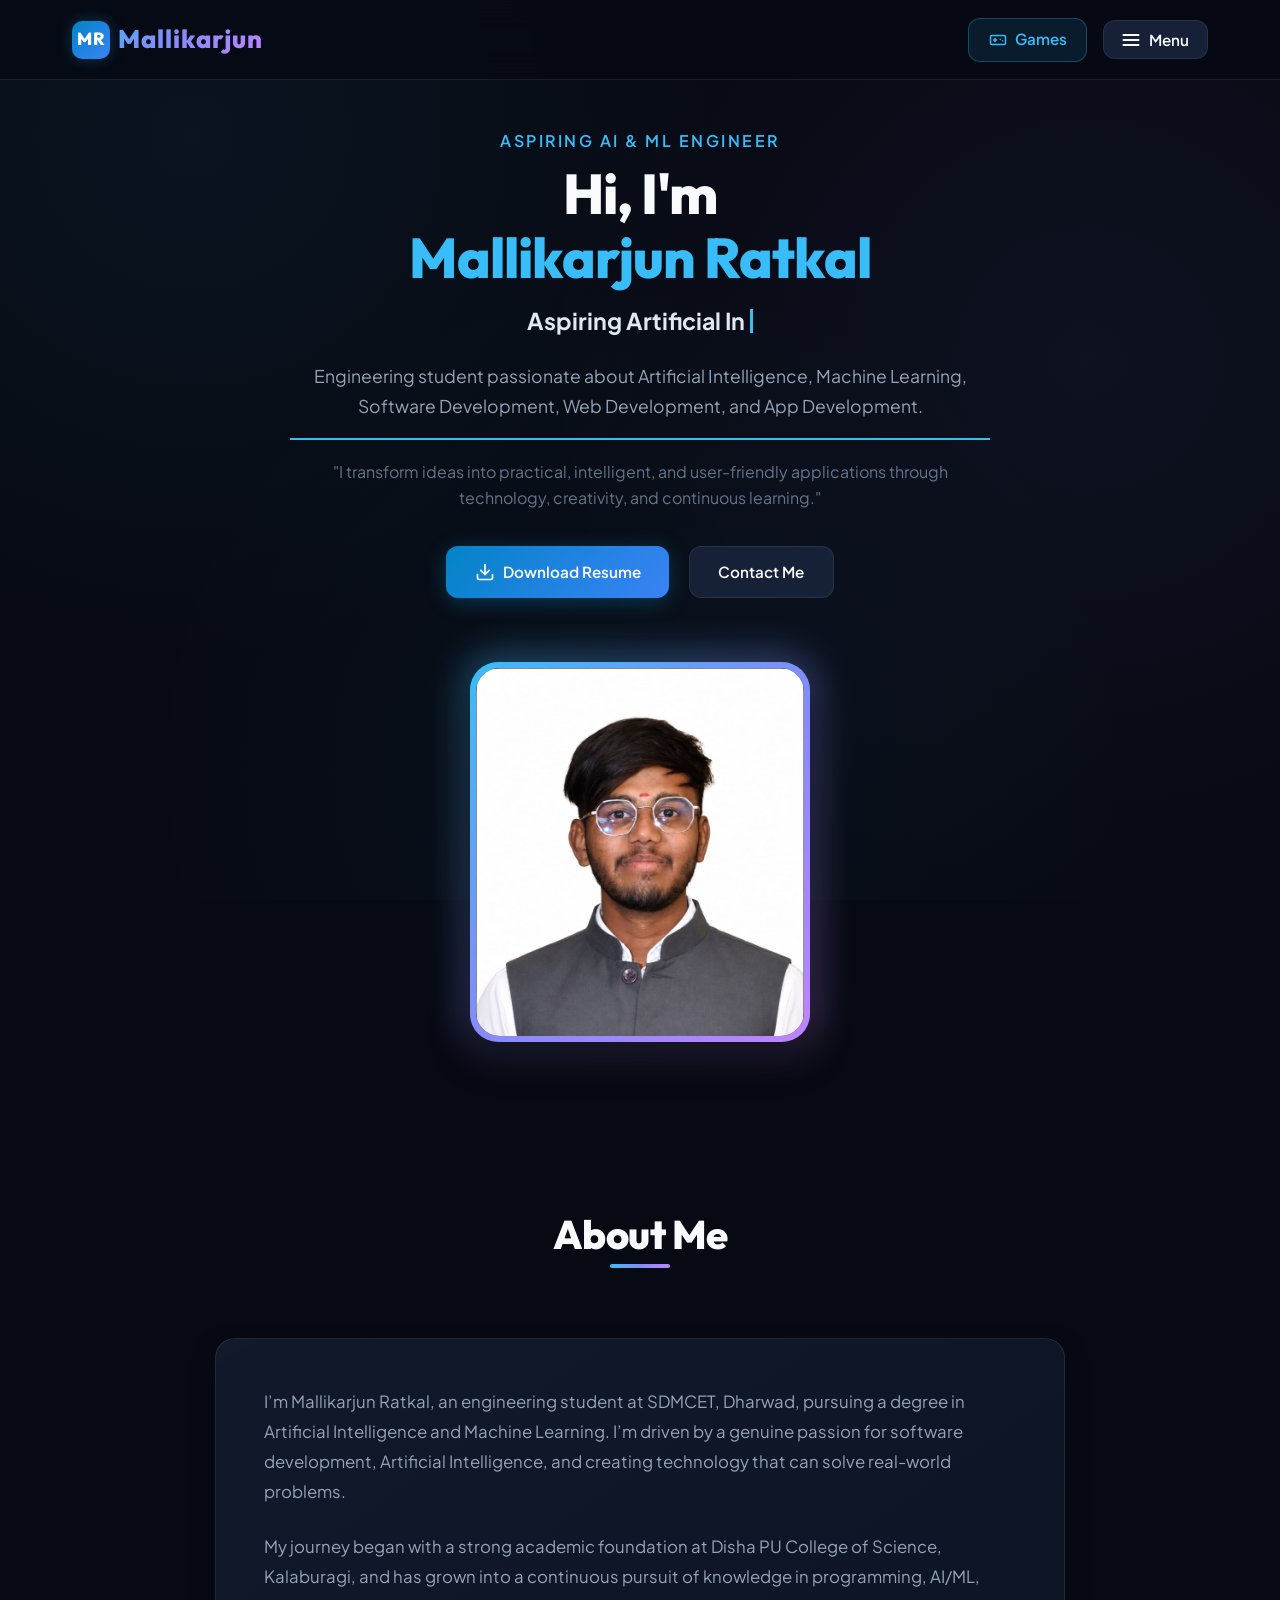
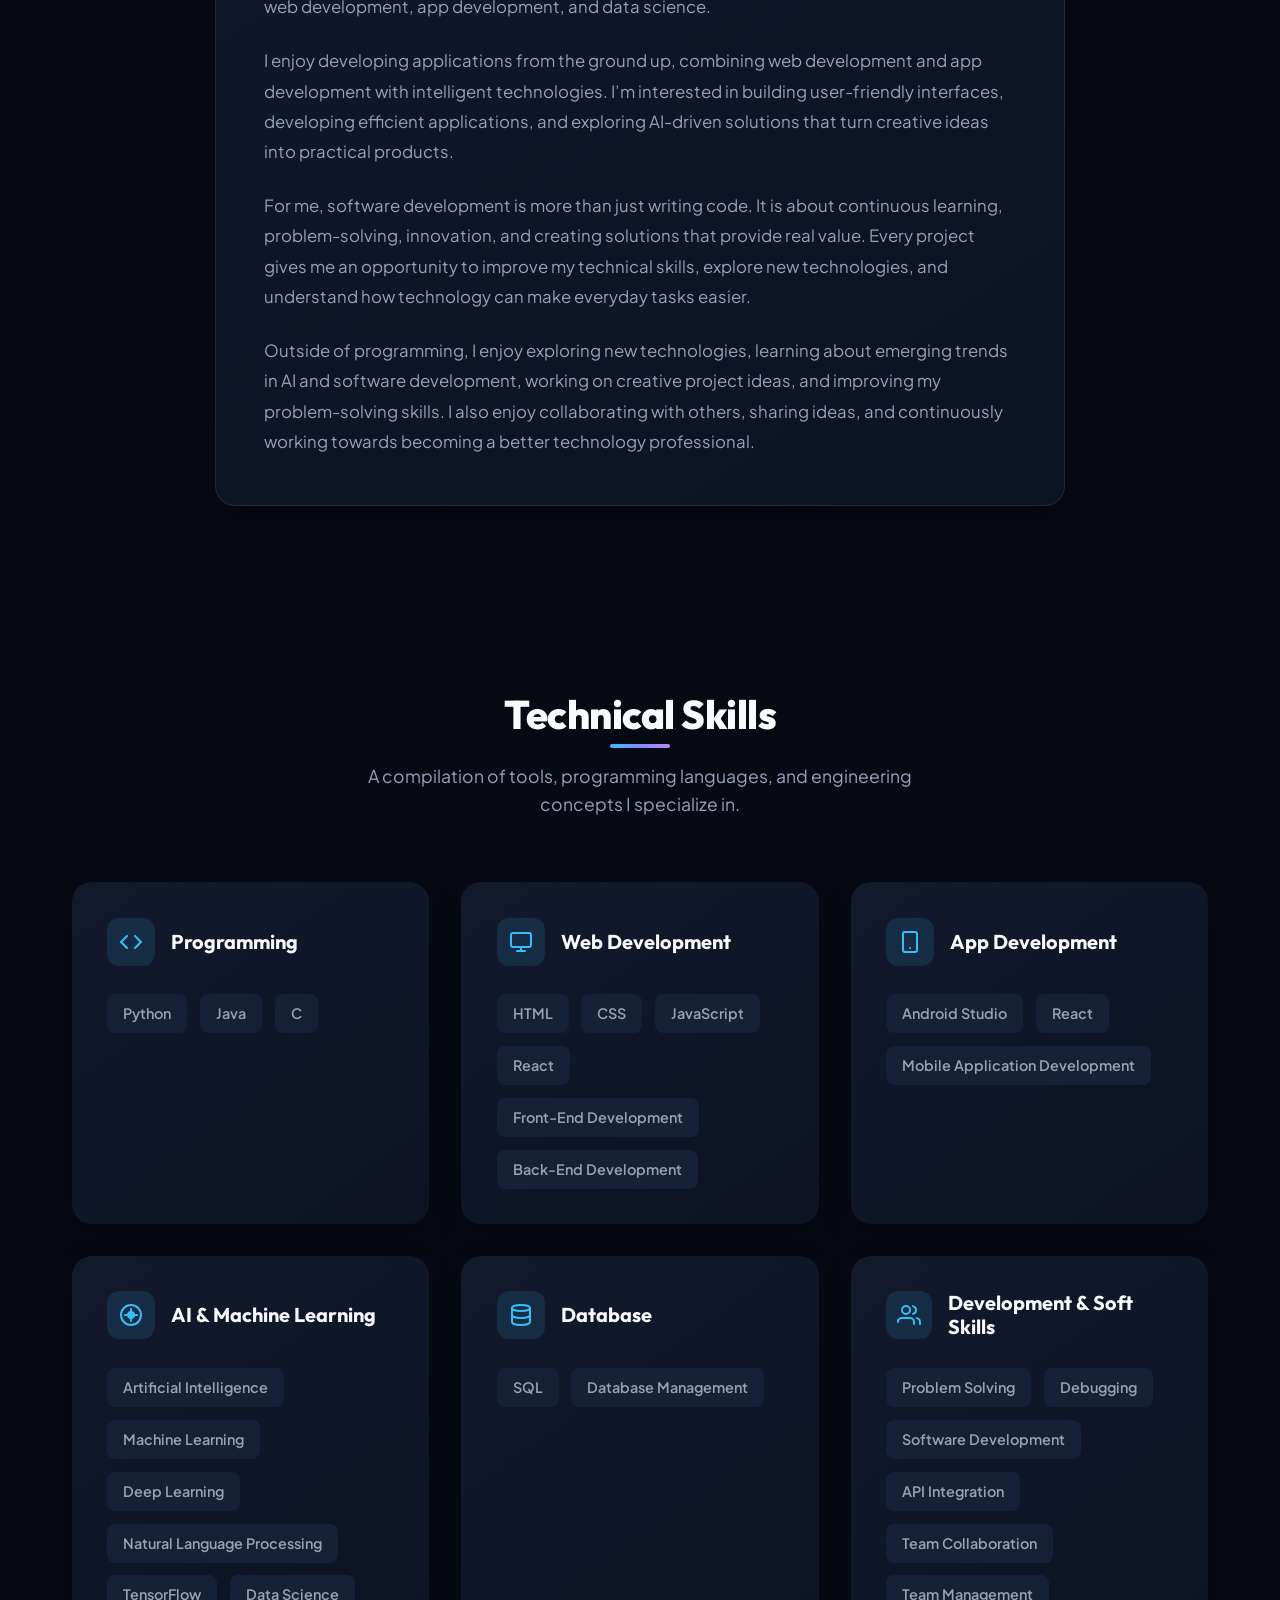
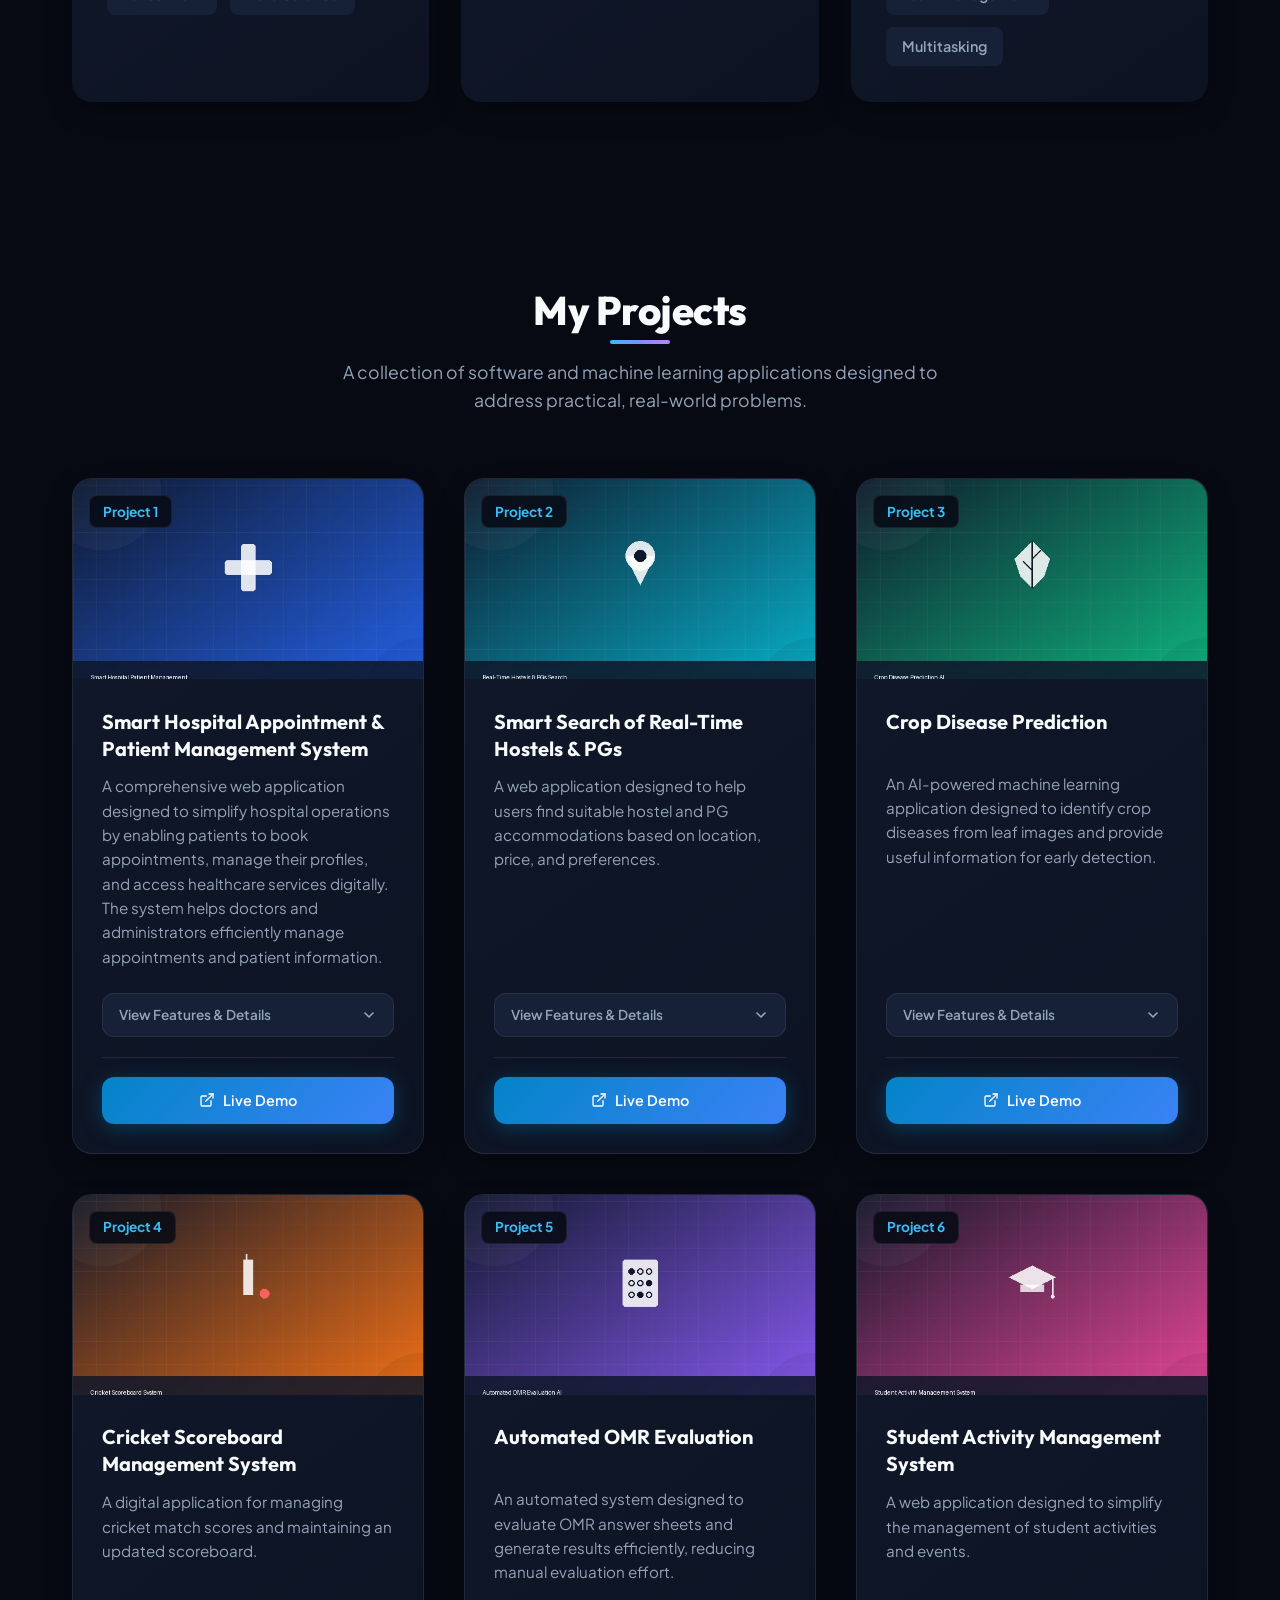
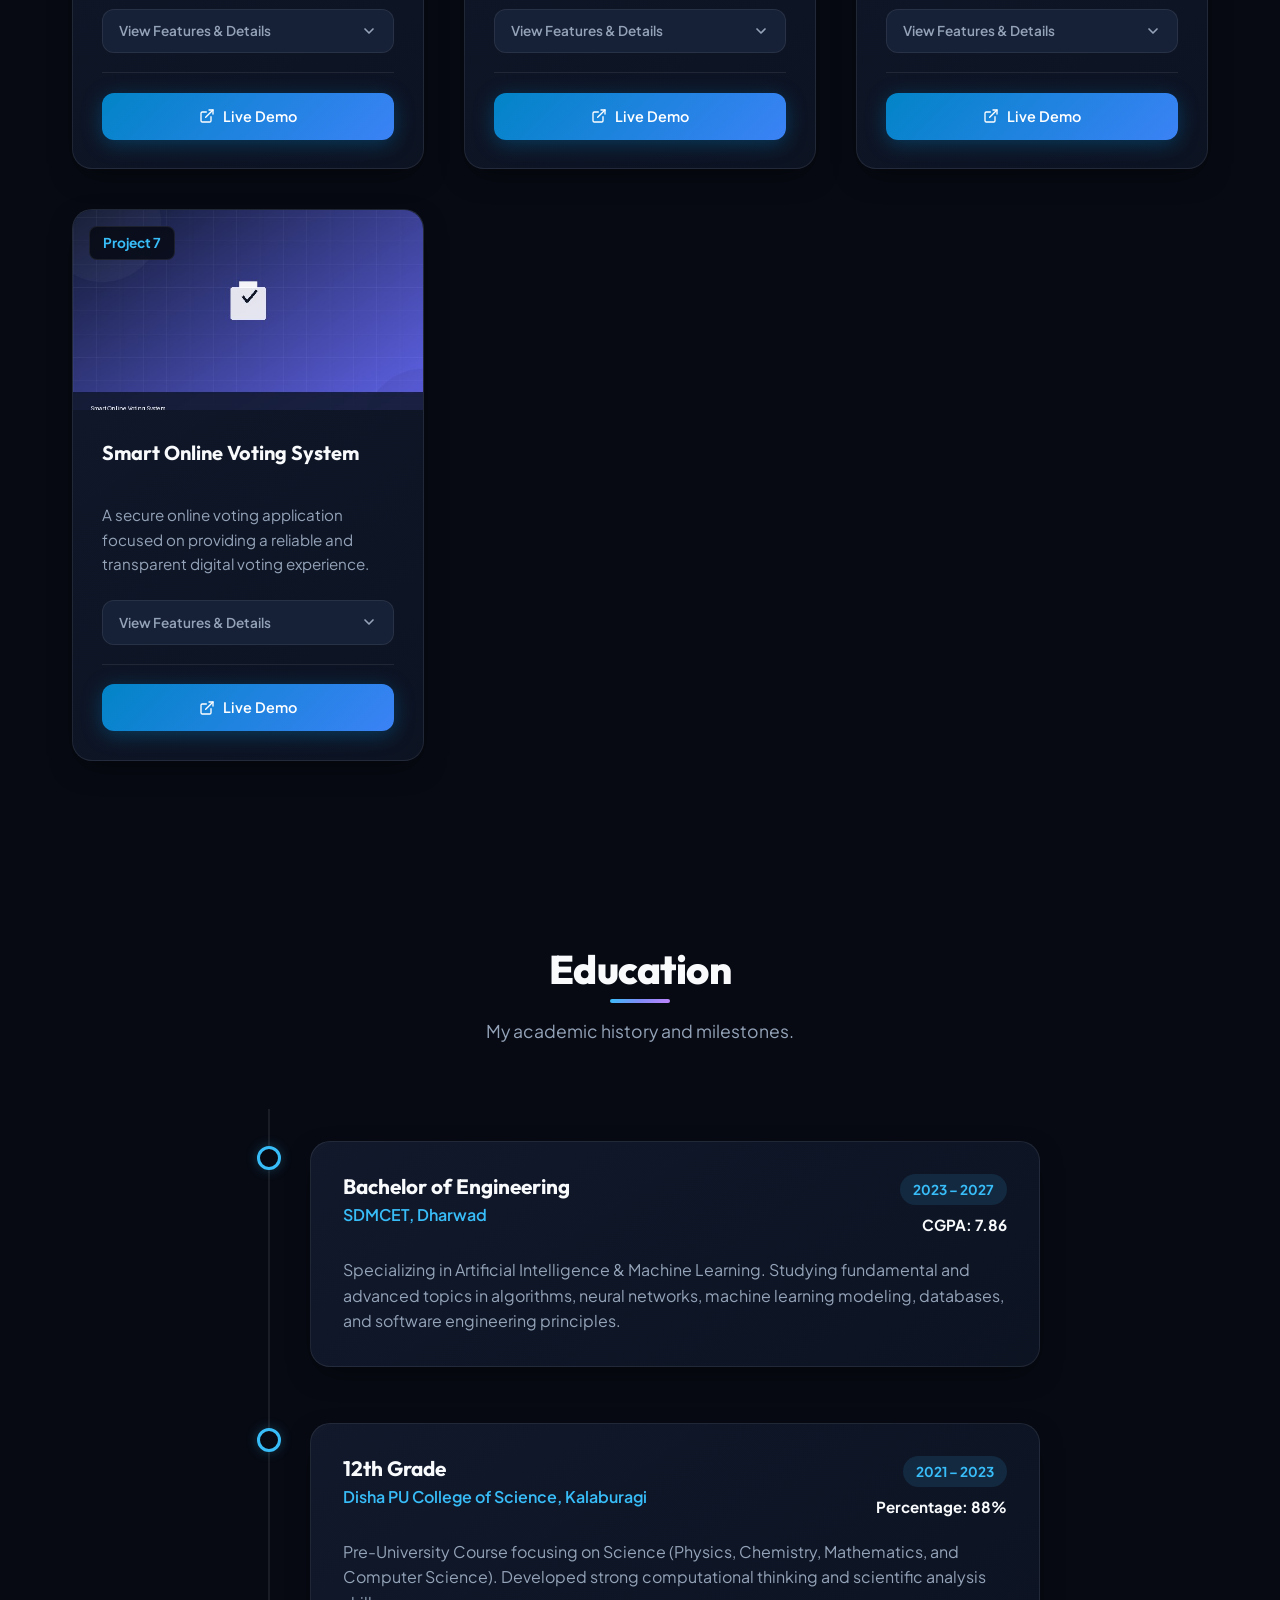
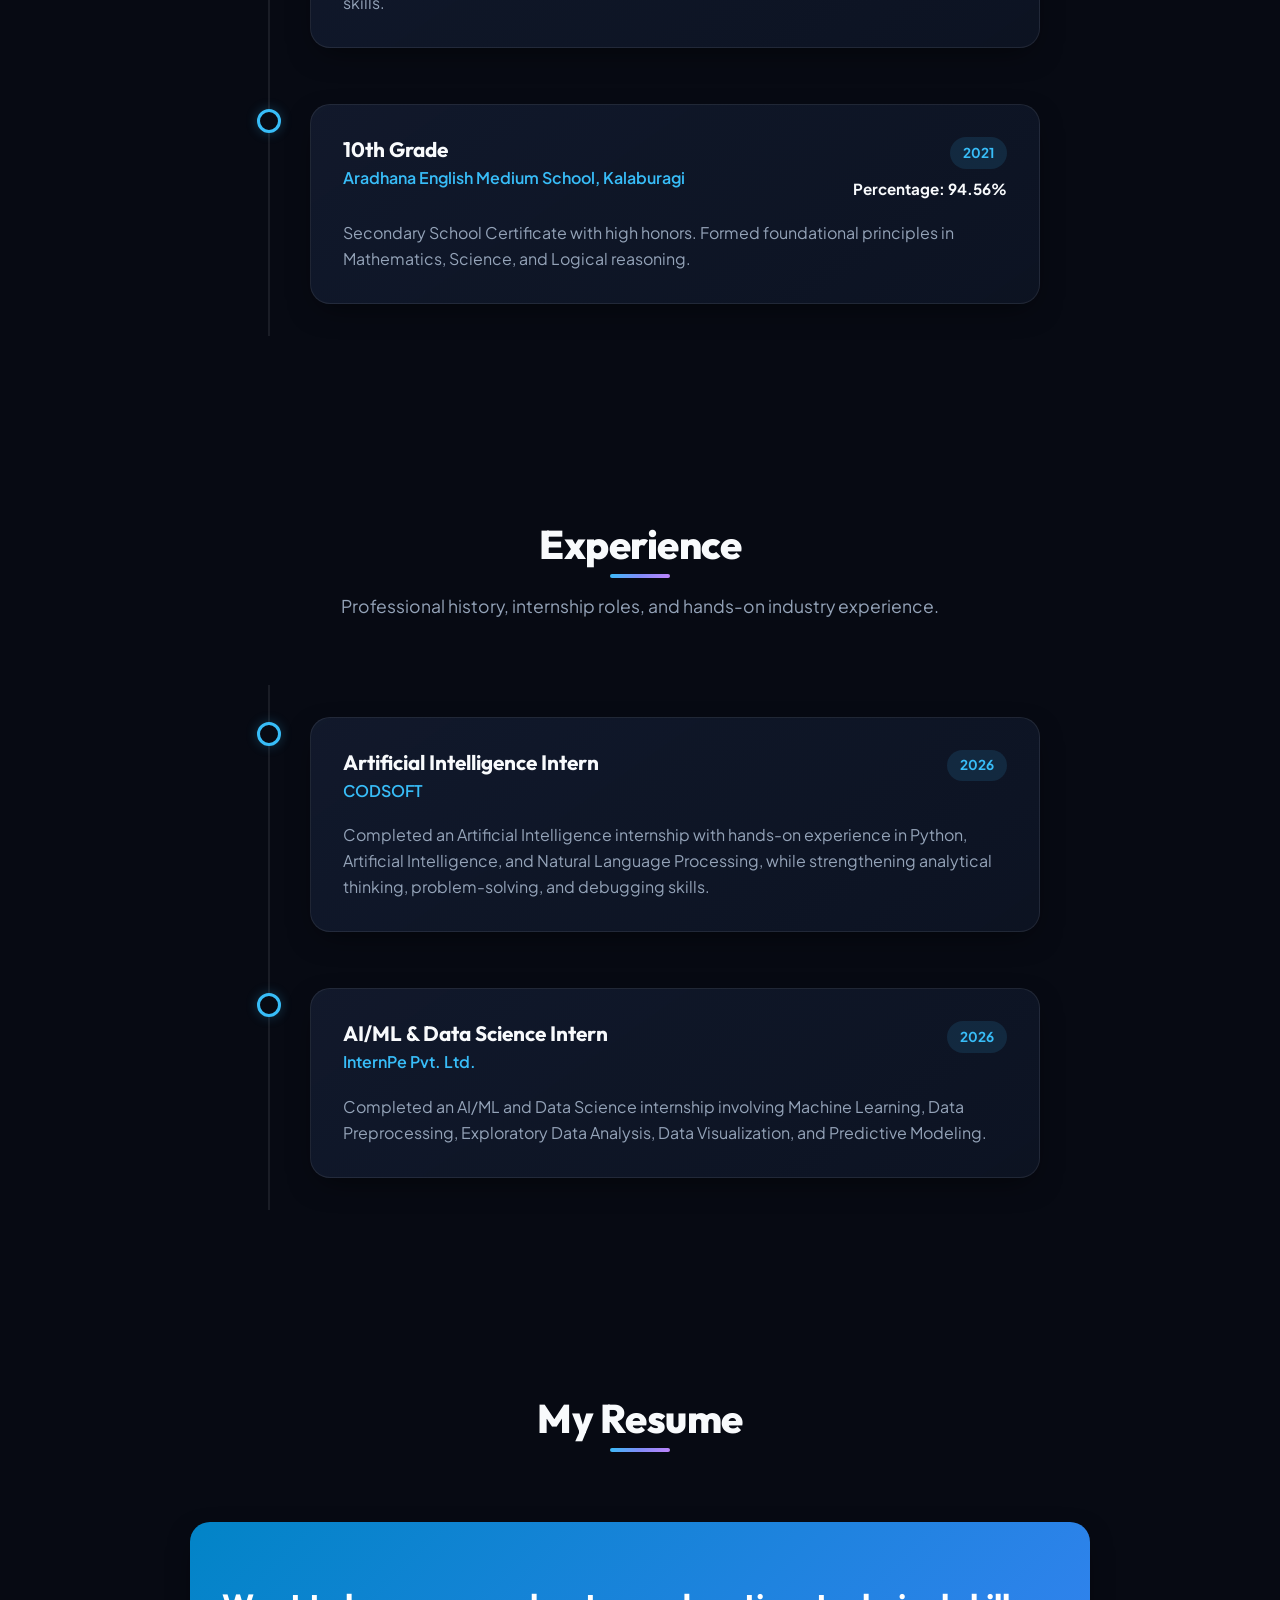
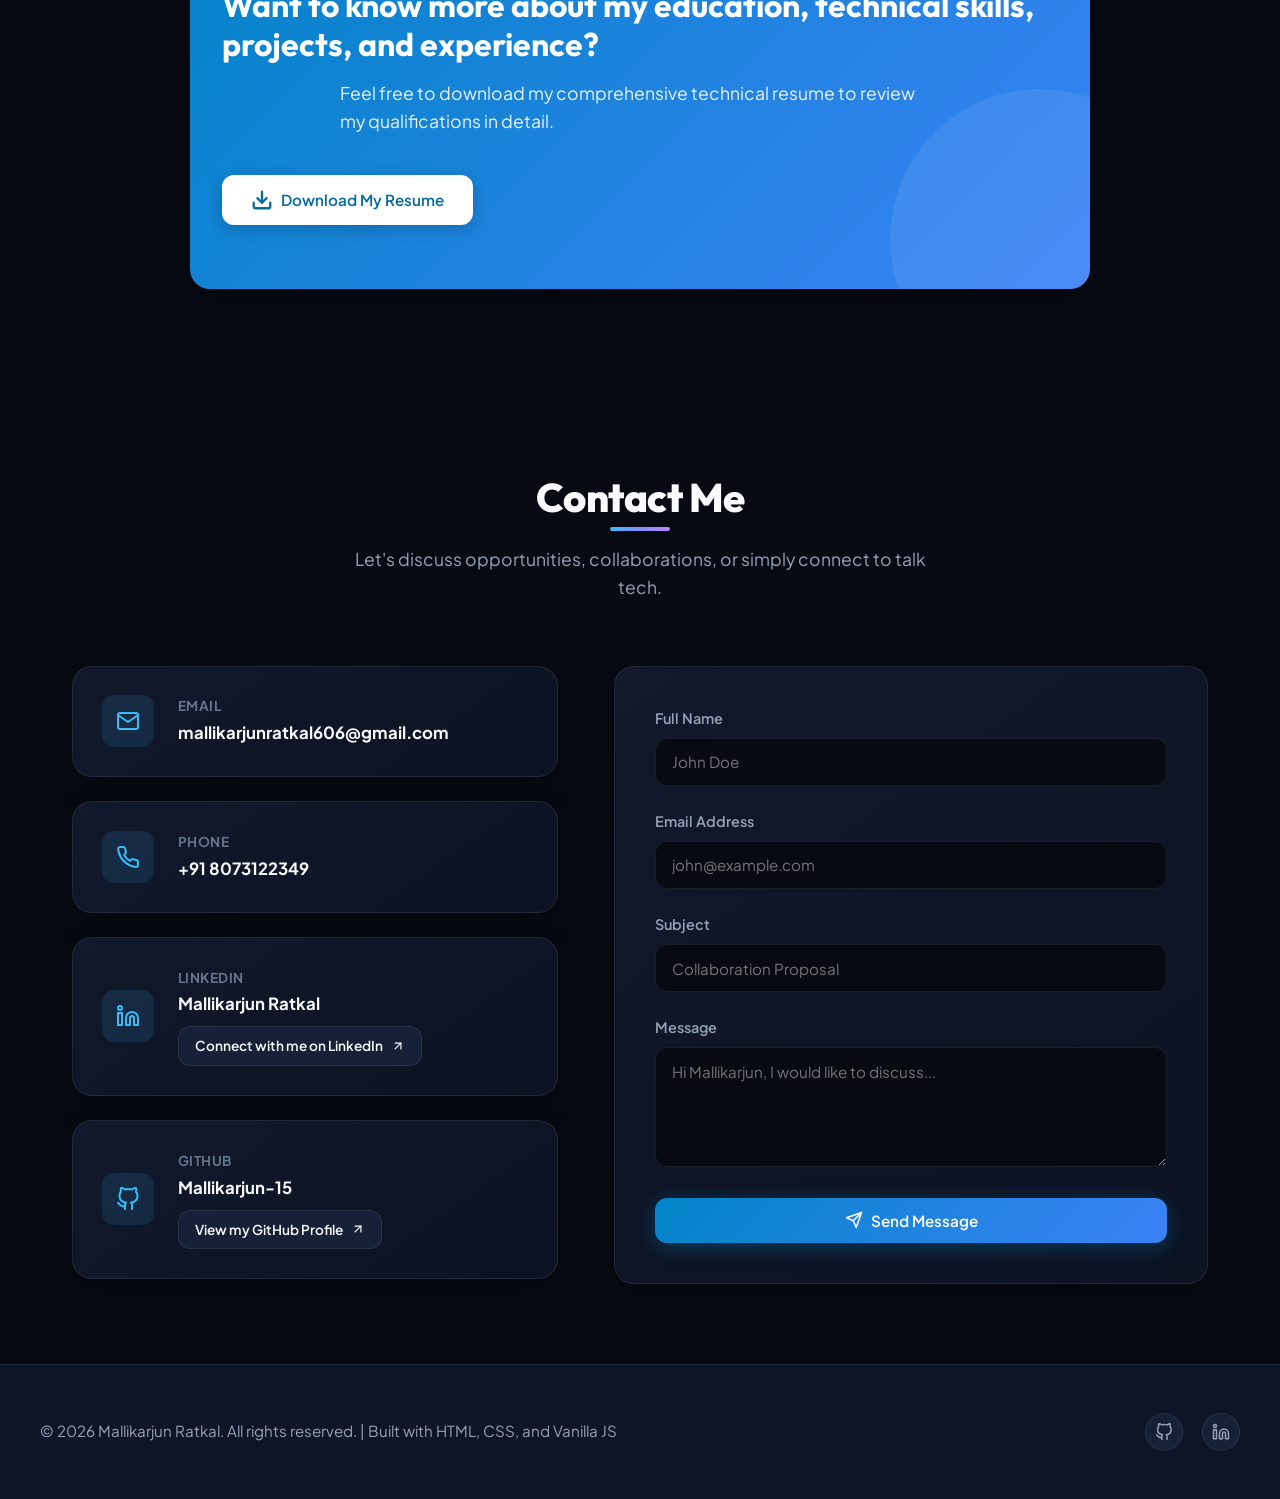
<file: index.html>
<!DOCTYPE html>
<html lang="en">
<head>
    <meta charset="UTF-8">
    <meta name="viewport" content="width=device-width, initial-scale=1.0">
    <meta name="description" content="Professional Portfolio of Mallikarjun Ratkal - Aspiring Artificial Intelligence & Machine Learning Engineer. Explore projects, technical skills, experiences, and browser games.">
    <title>Mallikarjun Ratkal | AI & ML Engineer</title>
    <!-- Google Preconnect -->
    <link rel="preconnect" href="https://fonts.googleapis.com">
    <link rel="preconnect" href="https://fonts.gstatic.com" crossorigin>
    <!-- Custom Stylesheet -->
    <link rel="stylesheet" href="style.css">
</head>
<body>

    <!-- STICKY HEADER NAVIGATION -->
    <header id="header">
        <nav class="nav-container" aria-label="Main Navigation">
            <a href="#home" class="logo" id="logo-link">
                <span class="logo-badge">MR</span>
                <span>Mallikarjun</span>
            </a>
            
            <div class="header-controls">
                <!-- Games Link in Header -->
                <a href="games.html" class="btn-nav-game" id="nav-games-btn">
                    <svg width="18" height="18" viewBox="0 0 24 24" fill="none" stroke="currentColor" stroke-width="2" stroke-linecap="round" stroke-linejoin="round" aria-hidden="true">
                        <rect x="2" y="6" width="20" height="12" rx="2"></rect>
                        <path d="M6 12h4m-2-2v4"></path>
                        <line x1="15" y1="11" x2="15" y2="11.01"></line>
                        <line x1="18" y1="13" x2="18" y2="13.01"></line>
                    </svg>
                    <span>Games</span>
                </a>

                <!-- 3-Line Menu Button -->
                <button class="menu-btn" id="menu-btn" aria-label="Open navigation menu" aria-expanded="false">
                    <svg width="20" height="20" viewBox="0 0 24 24" fill="none" stroke="currentColor" stroke-width="2.5" stroke-linecap="round" stroke-linejoin="round" aria-hidden="true">
                        <line x1="3" y1="6" x2="21" y2="6"></line>
                        <line x1="3" y1="12" x2="21" y2="12"></line>
                        <line x1="3" y1="18" x2="21" y2="18"></line>
                    </svg>
                    <span>Menu</span>
                </button>
            </div>
        </nav>
    </header>

    <!-- SLIDE-OUT NAVIGATION DRAWER -->
    <div class="drawer-backdrop" id="drawer-backdrop"></div>
    <aside class="nav-drawer" id="nav-drawer" aria-label="Navigation Drawer">
        <div class="drawer-header">
            <div class="logo">
                <span class="logo-badge">MR</span>
                <span>Navigation</span>
            </div>
            <button class="drawer-close" id="drawer-close" aria-label="Close navigation menu">
                <svg width="20" height="20" viewBox="0 0 24 24" fill="none" stroke="currentColor" stroke-width="2.5" stroke-linecap="round" stroke-linejoin="round">
                    <line x1="18" y1="6" x2="6" y2="18"></line>
                    <line x1="6" y1="6" x2="18" y2="18"></line>
                </svg>
            </button>
        </div>
        
        <ul class="drawer-links" id="drawer-links">
            <li class="drawer-link-item active"><a href="#home">Home</a></li>
            <li class="drawer-link-item"><a href="#about">About Me</a></li>
            <li class="drawer-link-item"><a href="#skills">Technical Skills</a></li>
            <li class="drawer-link-item"><a href="#projects">My Projects</a></li>
            <li class="drawer-link-item"><a href="games.html">Games Showcase 🎮</a></li>
            <li class="drawer-link-item"><a href="#education">Education</a></li>
            <li class="drawer-link-item"><a href="#experience">Experience</a></li>
            <li class="drawer-link-item"><a href="#resume">My Resume</a></li>
            <li class="drawer-link-item"><a href="#contact">Contact Me</a></li>
        </ul>
    </aside>

    <!-- MAIN PORTFOLIO CONTENT -->
    <main>
        
        <!-- HOME / HERO SECTION -->
        <section id="home" class="hero">
            <div class="hero-content">
                <span class="hero-subtitle-intro">Aspiring AI & ML Engineer</span>
                <h1 class="hero-title">Hi, I'm<br><span style="color: var(--accent);">Mallikarjun Ratkal</span></h1>
                <div class="hero-role" aria-live="polite">
                    <span id="typing-text">Aspiring Artificial Intelligence & Machine Learning Engineer</span><span class="typing-cursor" aria-hidden="true"></span>
                </div>
                <p class="hero-desc">
                    Engineering student passionate about Artificial Intelligence, Machine Learning, Software Development, Web Development, and App Development.
                </p>
                <p class="hero-tagline">
                    "I transform ideas into practical, intelligent, and user-friendly applications through technology, creativity, and continuous learning."
                </p>
                <div class="hero-actions">
                    <a href="resume/Mallikarjun_Ratkal_CV.pdf" download="Mallikarjun_Ratkal_CV.pdf" class="btn btn-primary" id="btn-resume-hero">
                        <svg width="20" height="20" viewBox="0 0 24 24" fill="none" stroke="currentColor" stroke-width="2" stroke-linecap="round" stroke-linejoin="round" aria-hidden="true">
                            <path d="M21 15v4a2 2 0 0 1-2 2H5a2 2 0 0 1-2-2v-4"></path>
                            <polyline points="7 10 12 15 17 10"></polyline>
                            <line x1="12" y1="15" x2="12" y2="3"></line>
                        </svg>
                        Download Resume
                    </a>
                    <a href="#contact" class="btn btn-secondary">
                        Contact Me
                    </a>
                </div>
            </div>
            
            <div class="hero-image-wrapper">
                <div class="profile-frame">
                    <div class="profile-img-container">
                        <img src="images/profile.jpg" alt="Mallikarjun Ratkal Profile Photo" loading="eager">
                    </div>
                </div>
            </div>
        </section>

        <!-- ABOUT ME SECTION -->
        <section id="about" class="reveal">
            <div class="section-header">
                <h2 class="section-title">About Me</h2>
            </div>
            <div class="about-container">
                <div class="about-text">
                    <p>
                        I’m Mallikarjun Ratkal, an engineering student at SDMCET, Dharwad, pursuing a degree in Artificial Intelligence and Machine Learning. I’m driven by a genuine passion for software development, Artificial Intelligence, and creating technology that can solve real-world problems.
                    </p>
                    <p>
                        My journey began with a strong academic foundation at Disha PU College of Science, Kalaburagi, and has grown into a continuous pursuit of knowledge in programming, AI/ML, web development, app development, and data science.
                    </p>
                    <p>
                        I enjoy developing applications from the ground up, combining web development and app development with intelligent technologies. I’m interested in building user-friendly interfaces, developing efficient applications, and exploring AI-driven solutions that turn creative ideas into practical products.
                    </p>
                    <p>
                        For me, software development is more than just writing code. It is about continuous learning, problem-solving, innovation, and creating solutions that provide real value. Every project gives me an opportunity to improve my technical skills, explore new technologies, and understand how technology can make everyday tasks easier.
                    </p>
                    <p>
                        Outside of programming, I enjoy exploring new technologies, learning about emerging trends in AI and software development, working on creative project ideas, and improving my problem-solving skills. I also enjoy collaborating with others, sharing ideas, and continuously working towards becoming a better technology professional.
                    </p>
                </div>
            </div>
        </section>

        <!-- TECHNICAL SKILLS SECTION -->
        <section id="skills" class="reveal">
            <div class="section-header">
                <h2 class="section-title">Technical Skills</h2>
                <p class="section-subtitle">A compilation of tools, programming languages, and engineering concepts I specialize in.</p>
            </div>
            
            <div class="skills-grid">
                
                <!-- CATEGORY 1: Programming -->
                <div class="skill-card">
                    <div class="skill-card-header">
                        <div class="skill-icon-wrapper" aria-hidden="true">
                            <svg viewBox="0 0 24 24" fill="none" stroke="currentColor" stroke-width="2" stroke-linecap="round" stroke-linejoin="round">
                                <polyline points="16 18 22 12 16 6"></polyline>
                                <polyline points="8 6 2 12 8 18"></polyline>
                            </svg>
                        </div>
                        <h3>Programming</h3>
                    </div>
                    <div class="skill-list">
                        <span class="skill-badge">Python</span>
                        <span class="skill-badge">Java</span>
                        <span class="skill-badge">C</span>
                    </div>
                </div>

                <!-- CATEGORY 2: Web Development -->
                <div class="skill-card">
                    <div class="skill-card-header">
                        <div class="skill-icon-wrapper" aria-hidden="true">
                            <svg viewBox="0 0 24 24" fill="none" stroke="currentColor" stroke-width="2" stroke-linecap="round" stroke-linejoin="round">
                                <rect x="2" y="3" width="20" height="14" rx="2" ry="2"></rect>
                                <line x1="8" y1="21" x2="16" y2="21"></line>
                                <line x1="12" y1="17" x2="12" y2="21"></line>
                            </svg>
                        </div>
                        <h3>Web Development</h3>
                    </div>
                    <div class="skill-list">
                        <span class="skill-badge">HTML</span>
                        <span class="skill-badge">CSS</span>
                        <span class="skill-badge">JavaScript</span>
                        <span class="skill-badge">React</span>
                        <span class="skill-badge">Front-End Development</span>
                        <span class="skill-badge">Back-End Development</span>
                    </div>
                </div>

                <!-- CATEGORY 3: App Development -->
                <div class="skill-card">
                    <div class="skill-card-header">
                        <div class="skill-icon-wrapper" aria-hidden="true">
                            <svg viewBox="0 0 24 24" fill="none" stroke="currentColor" stroke-width="2" stroke-linecap="round" stroke-linejoin="round">
                                <rect x="5" y="2" width="14" height="20" rx="2" ry="2"></rect>
                                <line x1="12" y1="18" x2="12.01" y2="18"></line>
                            </svg>
                        </div>
                        <h3>App Development</h3>
                    </div>
                    <div class="skill-list">
                        <span class="skill-badge">Android Studio</span>
                        <span class="skill-badge">React</span>
                        <span class="skill-badge">Mobile Application Development</span>
                    </div>
                </div>

                <!-- CATEGORY 4: AI & Machine Learning -->
                <div class="skill-card">
                    <div class="skill-card-header">
                        <div class="skill-icon-wrapper" aria-hidden="true">
                            <svg viewBox="0 0 24 24" fill="none" stroke="currentColor" stroke-width="2" stroke-linecap="round" stroke-linejoin="round">
                                <path d="M12 22c5.523 0 10-4.477 10-10S17.523 2 12 2 2 6.477 2 12s4.477 10 10 10z"></path>
                                <path d="M12 6v12M6 12h12"></path>
                                <circle cx="12" cy="12" r="3" fill="currentColor"></circle>
                            </svg>
                        </div>
                        <h3>AI & Machine Learning</h3>
                    </div>
                    <div class="skill-list">
                        <span class="skill-badge">Artificial Intelligence</span>
                        <span class="skill-badge">Machine Learning</span>
                        <span class="skill-badge">Deep Learning</span>
                        <span class="skill-badge">Natural Language Processing</span>
                        <span class="skill-badge">TensorFlow</span>
                        <span class="skill-badge">Data Science</span>
                    </div>
                </div>

                <!-- CATEGORY 5: Database -->
                <div class="skill-card">
                    <div class="skill-card-header">
                        <div class="skill-icon-wrapper" aria-hidden="true">
                            <svg viewBox="0 0 24 24" fill="none" stroke="currentColor" stroke-width="2" stroke-linecap="round" stroke-linejoin="round">
                                <ellipse cx="12" cy="5" rx="9" ry="3"></ellipse>
                                <path d="M3 5v14c0 1.66 4 3 9 3s9-1.34 9-3V5"></path>
                                <path d="M3 12c0 1.66 4 3 9 3s9-1.34 9-3"></path>
                            </svg>
                        </div>
                        <h3>Database</h3>
                    </div>
                    <div class="skill-list">
                        <span class="skill-badge">SQL</span>
                        <span class="skill-badge">Database Management</span>
                    </div>
                </div>

                <!-- CATEGORY 6: Development & Soft Skills -->
                <div class="skill-card">
                    <div class="skill-card-header">
                        <div class="skill-icon-wrapper" aria-hidden="true">
                            <svg viewBox="0 0 24 24" fill="none" stroke="currentColor" stroke-width="2" stroke-linecap="round" stroke-linejoin="round">
                                <path d="M17 21v-2a4 4 0 0 0-4-4H5a4 4 0 0 0-4 4v-2"></path>
                                <circle cx="9" cy="7" r="4"></circle>
                                <path d="M23 21v-2a4 4 0 0 0-3-3.87"></path>
                                <path d="M16 3.13a4 4 0 0 1 0 7.75"></path>
                            </svg>
                        </div>
                        <h3>Development & Soft Skills</h3>
                    </div>
                    <div class="skill-list">
                        <span class="skill-badge">Problem Solving</span>
                        <span class="skill-badge">Debugging</span>
                        <span class="skill-badge">Software Development</span>
                        <span class="skill-badge">API Integration</span>
                        <span class="skill-badge">Team Collaboration</span>
                        <span class="skill-badge">Team Management</span>
                        <span class="skill-badge">Multitasking</span>
                    </div>
                </div>

            </div>
        </section>

        <!-- PROJECTS SECTION (All 7 Projects Direct HTML Rendering) -->
        <section id="projects" class="reveal">
            <div class="section-header">
                <h2 class="section-title">My Projects</h2>
                <p class="section-subtitle">A collection of software and machine learning applications designed to address practical, real-world problems.</p>
            </div>
            
            <div class="projects-grid" id="projects-container">
                
                <!-- PROJECT 1 -->
                <div class="project-card">
                    <div class="project-img-wrapper">
                        <span class="project-num-badge">Project 1</span>
                        <img src="images/hospital-project.jpg" alt="Smart Hospital Appointment System" loading="lazy">
                    </div>
                    <div class="project-content">
                        <h3 class="project-title">Smart Hospital Appointment & Patient Management System</h3>
                        <p class="project-desc">A comprehensive web application designed to simplify hospital operations by enabling patients to book appointments, manage their profiles, and access healthcare services digitally. The system helps doctors and administrators efficiently manage appointments and patient information.</p>
                        
                        <!-- Collapsible Details Button -->
                        <details class="project-details">
                            <summary class="btn-details-toggle">
                                <span>View Features & Details</span>
                                <svg width="16" height="16" viewBox="0 0 24 24" fill="none" stroke="currentColor" stroke-width="2.5" stroke-linecap="round" stroke-linejoin="round">
                                    <polyline points="6 9 12 15 18 9"></polyline>
                                </svg>
                            </summary>
                            <div class="project-features-dropdown">
                                <div class="project-features-title">Key Features</div>
                                <ul class="project-feature-list">
                                    <li>Patient registration and login</li>
                                    <li>Secure authentication</li>
                                    <li>Doctor management</li>
                                    <li>Online appointment booking</li>
                                    <li>Appointment scheduling</li>
                                    <li>Patient record management</li>
                                    <li>Admin dashboard</li>
                                    <li>Responsive user interface</li>
                                    <li>Real-time database integration</li>
                                </ul>
                            </div>
                        </details>
                        
                        <div class="project-actions">
                            <a href="https://mallikarjun-15.github.io/Smart-hospital/" class="btn btn-primary" target="_blank" rel="noopener noreferrer">
                                <svg width="16" height="16" viewBox="0 0 24 24" fill="none" stroke="currentColor" stroke-width="2" stroke-linecap="round" stroke-linejoin="round">
                                    <path d="M18 13v6a2 2 0 0 1-2 2H5a2 2 0 0 1-2-2V8a2 2 0 0 1 2-2h6"></path>
                                    <polyline points="15 3 21 3 21 9"></polyline>
                                    <line x1="10" y1="14" x2="21" y2="3"></line>
                                </svg>
                                Live Demo
                            </a>
                        </div>
                    </div>
                </div>

                <!-- PROJECT 2 -->
                <div class="project-card">
                    <div class="project-img-wrapper">
                        <span class="project-num-badge">Project 2</span>
                        <img src="images/hostel-project.jpg" alt="Smart Search of Hostels & PGs" loading="lazy">
                    </div>
                    <div class="project-content">
                        <h3 class="project-title">Smart Search of Real-Time Hostels & PGs</h3>
                        <p class="project-desc">A web application designed to help users find suitable hostel and PG accommodations based on location, price, and preferences.</p>
                        
                        <!-- Collapsible Details Button -->
                        <details class="project-details">
                            <summary class="btn-details-toggle">
                                <span>View Features & Details</span>
                                <svg width="16" height="16" viewBox="0 0 24 24" fill="none" stroke="currentColor" stroke-width="2.5" stroke-linecap="round" stroke-linejoin="round">
                                    <polyline points="6 9 12 15 18 9"></polyline>
                                </svg>
                            </summary>
                            <div class="project-features-dropdown">
                                <div class="project-features-title">Key Features</div>
                                <ul class="project-feature-list">
                                    <li>Location-based search</li>
                                    <li>Price filtering</li>
                                    <li>Preference-based search</li>
                                    <li>Google Maps integration</li>
                                    <li>Location tracking</li>
                                    <li>Real-time accommodation information</li>
                                </ul>
                            </div>
                        </details>
                        
                        <div class="project-actions">
                            <a href="https://stayfinder-frontend-sigma.vercel.app/" class="btn btn-primary" target="_blank" rel="noopener noreferrer">
                                <svg width="16" height="16" viewBox="0 0 24 24" fill="none" stroke="currentColor" stroke-width="2" stroke-linecap="round" stroke-linejoin="round">
                                    <path d="M18 13v6a2 2 0 0 1-2 2H5a2 2 0 0 1-2-2V8a2 2 0 0 1 2-2h6"></path>
                                    <polyline points="15 3 21 3 21 9"></polyline>
                                    <line x1="10" y1="14" x2="21" y2="3"></line>
                                </svg>
                                Live Demo
                            </a>
                        </div>
                    </div>
                </div>

                <!-- PROJECT 3 -->
                <div class="project-card">
                    <div class="project-img-wrapper">
                        <span class="project-num-badge">Project 3</span>
                        <img src="images/crop-project.jpg" alt="Crop Disease Prediction AI" loading="lazy">
                    </div>
                    <div class="project-content">
                        <h3 class="project-title">Crop Disease Prediction</h3>
                        <p class="project-desc">An AI-powered machine learning application designed to identify crop diseases from leaf images and provide useful information for early detection.</p>
                        
                        <!-- Collapsible Details Button -->
                        <details class="project-details">
                            <summary class="btn-details-toggle">
                                <span>View Features & Details</span>
                                <svg width="16" height="16" viewBox="0 0 24 24" fill="none" stroke="currentColor" stroke-width="2.5" stroke-linecap="round" stroke-linejoin="round">
                                    <polyline points="6 9 12 15 18 9"></polyline>
                                </svg>
                            </summary>
                            <div class="project-features-dropdown">
                                <div class="project-features-title">Key Features</div>
                                <ul class="project-feature-list">
                                    <li>Leaf image analysis</li>
                                    <li>Disease prediction</li>
                                    <li>Image classification</li>
                                    <li>Treatment suggestions</li>
                                    <li>Early disease detection</li>
                                </ul>
                            </div>
                        </details>
                        
                        <div class="project-actions">
                            <a href="#" class="btn btn-primary" target="_blank" rel="noopener noreferrer">
                                <svg width="16" height="16" viewBox="0 0 24 24" fill="none" stroke="currentColor" stroke-width="2" stroke-linecap="round" stroke-linejoin="round">
                                    <path d="M18 13v6a2 2 0 0 1-2 2H5a2 2 0 0 1-2-2V8a2 2 0 0 1 2-2h6"></path>
                                    <polyline points="15 3 21 3 21 9"></polyline>
                                    <line x1="10" y1="14" x2="21" y2="3"></line>
                                </svg>
                                Live Demo
                            </a>
                        </div>
                    </div>
                </div>

                <!-- PROJECT 4 -->
                <div class="project-card">
                    <div class="project-img-wrapper">
                        <span class="project-num-badge">Project 4</span>
                        <img src="images/cricket-project.jpg" alt="Cricket Scoreboard Management System" loading="lazy">
                    </div>
                    <div class="project-content">
                        <h3 class="project-title">Cricket Scoreboard Management System</h3>
                        <p class="project-desc">A digital application for managing cricket match scores and maintaining an updated scoreboard.</p>
                        
                        <!-- Collapsible Details Button -->
                        <details class="project-details">
                            <summary class="btn-details-toggle">
                                <span>View Features & Details</span>
                                <svg width="16" height="16" viewBox="0 0 24 24" fill="none" stroke="currentColor" stroke-width="2.5" stroke-linecap="round" stroke-linejoin="round">
                                    <polyline points="6 9 12 15 18 9"></polyline>
                                </svg>
                            </summary>
                            <div class="project-features-dropdown">
                                <div class="project-features-title">Key Features</div>
                                <ul class="project-feature-list">
                                    <li>Runs management</li>
                                    <li>Wickets management</li>
                                    <li>Overs tracking</li>
                                    <li>Player information</li>
                                    <li>Live scoreboard updates</li>
                                    <li>Match management</li>
                                </ul>
                            </div>
                        </details>
                        
                        <div class="project-actions">
                            <a href="https://mallikarjun-15.github.io/Cricket-Score-Board-Mgt/" class="btn btn-primary" target="_blank" rel="noopener noreferrer">
                                <svg width="16" height="16" viewBox="0 0 24 24" fill="none" stroke="currentColor" stroke-width="2" stroke-linecap="round" stroke-linejoin="round">
                                    <path d="M18 13v6a2 2 0 0 1-2 2H5a2 2 0 0 1-2-2V8a2 2 0 0 1 2-2h6"></path>
                                    <polyline points="15 3 21 3 21 9"></polyline>
                                    <line x1="10" y1="14" x2="21" y2="3"></line>
                                </svg>
                                Live Demo
                            </a>
                        </div>
                    </div>
                </div>

                <!-- PROJECT 5 -->
                <div class="project-card">
                    <div class="project-img-wrapper">
                        <span class="project-num-badge">Project 5</span>
                        <img src="images/omr-project.jpg" alt="Automated OMR Evaluation AI" loading="lazy">
                    </div>
                    <div class="project-content">
                        <h3 class="project-title">Automated OMR Evaluation</h3>
                        <p class="project-desc">An automated system designed to evaluate OMR answer sheets and generate results efficiently, reducing manual evaluation effort.</p>
                        
                        <!-- Collapsible Details Button -->
                        <details class="project-details">
                            <summary class="btn-details-toggle">
                                <span>View Features & Details</span>
                                <svg width="16" height="16" viewBox="0 0 24 24" fill="none" stroke="currentColor" stroke-width="2.5" stroke-linecap="round" stroke-linejoin="round">
                                    <polyline points="6 9 12 15 18 9"></polyline>
                                </svg>
                            </summary>
                            <div class="project-features-dropdown">
                                <div class="project-features-title">Key Features</div>
                                <ul class="project-feature-list">
                                    <li>OMR sheet processing</li>
                                    <li>Answer detection</li>
                                    <li>Automatic evaluation</li>
                                    <li>Result calculation</li>
                                    <li>Reduced manual evaluation</li>
                                </ul>
                            </div>
                        </details>
                        
                        <div class="project-actions">
                            <a href="#" class="btn btn-primary" target="_blank" rel="noopener noreferrer">
                                <svg width="16" height="16" viewBox="0 0 24 24" fill="none" stroke="currentColor" stroke-width="2" stroke-linecap="round" stroke-linejoin="round">
                                    <path d="M18 13v6a2 2 0 0 1-2 2H5a2 2 0 0 1-2-2V8a2 2 0 0 1 2-2h6"></path>
                                    <polyline points="15 3 21 3 21 9"></polyline>
                                    <line x1="10" y1="14" x2="21" y2="3"></line>
                                </svg>
                                Live Demo
                            </a>
                        </div>
                    </div>
                </div>

                <!-- PROJECT 6 -->
                <div class="project-card">
                    <div class="project-img-wrapper">
                        <span class="project-num-badge">Project 6</span>
                        <img src="images/student-project.jpg" alt="Student Activity Management System" loading="lazy">
                    </div>
                    <div class="project-content">
                        <h3 class="project-title">Student Activity Management System</h3>
                        <p class="project-desc">A web application designed to simplify the management of student activities and events.</p>
                        
                        <!-- Collapsible Details Button -->
                        <details class="project-details">
                            <summary class="btn-details-toggle">
                                <span>View Features & Details</span>
                                <svg width="16" height="16" viewBox="0 0 24 24" fill="none" stroke="currentColor" stroke-width="2.5" stroke-linecap="round" stroke-linejoin="round">
                                    <polyline points="6 9 12 15 18 9"></polyline>
                                </svg>
                            </summary>
                            <div class="project-features-dropdown">
                                <div class="project-features-title">Key Features</div>
                                <ul class="project-feature-list">
                                    <li>Event creation</li>
                                    <li>Student registration</li>
                                    <li>Attendance management</li>
                                    <li>Feedback collection</li>
                                    <li>Activity tracking</li>
                                </ul>
                            </div>
                        </details>
                        
                        <div class="project-actions">
                            <a href="#" class="btn btn-primary" target="_blank" rel="noopener noreferrer">
                                <svg width="16" height="16" viewBox="0 0 24 24" fill="none" stroke="currentColor" stroke-width="2" stroke-linecap="round" stroke-linejoin="round">
                                    <path d="M18 13v6a2 2 0 0 1-2 2H5a2 2 0 0 1-2-2V8a2 2 0 0 1 2-2h6"></path>
                                    <polyline points="15 3 21 3 21 9"></polyline>
                                    <line x1="10" y1="14" x2="21" y2="3"></line>
                                </svg>
                                Live Demo
                            </a>
                        </div>
                    </div>
                </div>

                <!-- PROJECT 7 -->
                <div class="project-card">
                    <div class="project-img-wrapper">
                        <span class="project-num-badge">Project 7</span>
                        <img src="images/voting-project.jpg" alt="Smart Online Voting System" loading="lazy">
                    </div>
                    <div class="project-content">
                        <h3 class="project-title">Smart Online Voting System</h3>
                        <p class="project-desc">A secure online voting application focused on providing a reliable and transparent digital voting experience.</p>
                        
                        <!-- Collapsible Details Button -->
                        <details class="project-details">
                            <summary class="btn-details-toggle">
                                <span>View Features & Details</span>
                                <svg width="16" height="16" viewBox="0 0 24 24" fill="none" stroke="currentColor" stroke-width="2.5" stroke-linecap="round" stroke-linejoin="round">
                                    <polyline points="6 9 12 15 18 9"></polyline>
                                </svg>
                            </summary>
                            <div class="project-features-dropdown">
                                <div class="project-features-title">Key Features</div>
                                <ul class="project-feature-list">
                                    <li>User authentication</li>
                                    <li>Secure voting</li>
                                    <li>Vote encryption</li>
                                    <li>Multiple-vote prevention</li>
                                    <li>Real-time result counting</li>
                                </ul>
                            </div>
                        </details>
                        
                        <div class="project-actions">
                            <a href="#" class="btn btn-primary" target="_blank" rel="noopener noreferrer">
                                <svg width="16" height="16" viewBox="0 0 24 24" fill="none" stroke="currentColor" stroke-width="2" stroke-linecap="round" stroke-linejoin="round">
                                    <path d="M18 13v6a2 2 0 0 1-2 2H5a2 2 0 0 1-2-2V8a2 2 0 0 1 2-2h6"></path>
                                    <polyline points="15 3 21 3 21 9"></polyline>
                                    <line x1="10" y1="14" x2="21" y2="3"></line>
                                </svg>
                                Live Demo
                            </a>
                        </div>
                    </div>
                </div>

            </div>
        </section>

        <!-- EDUCATION SECTION -->
        <section id="education" class="reveal timeline-section">
            <div class="section-header">
                <h2 class="section-title">Education</h2>
                <p class="section-subtitle">My academic history and milestones.</p>
            </div>
            
            <div class="timeline">
                
                <!-- Education 1 -->
                <div class="timeline-item">
                    <div class="timeline-dot" aria-hidden="true"></div>
                    <div class="timeline-card">
                        <div class="timeline-header">
                            <div class="timeline-title">
                                <h3>Bachelor of Engineering</h3>
                                <span class="timeline-inst">SDMCET, Dharwad</span>
                            </div>
                            <div class="timeline-meta">
                                <span class="timeline-date">2023 – 2027</span>
                                <div class="timeline-stats">CGPA: 7.86</div>
                            </div>
                        </div>
                        <p class="timeline-desc">
                            Specializing in Artificial Intelligence & Machine Learning. Studying fundamental and advanced topics in algorithms, neural networks, machine learning modeling, databases, and software engineering principles.
                        </p>
                    </div>
                </div>

                <!-- Education 2 -->
                <div class="timeline-item">
                    <div class="timeline-dot" aria-hidden="true"></div>
                    <div class="timeline-card">
                        <div class="timeline-header">
                            <div class="timeline-title">
                                <h3>12th Grade</h3>
                                <span class="timeline-inst">Disha PU College of Science, Kalaburagi</span>
                            </div>
                            <div class="timeline-meta">
                                <span class="timeline-date">2021 – 2023</span>
                                <div class="timeline-stats">Percentage: 88%</div>
                            </div>
                        </div>
                        <p class="timeline-desc">
                            Pre-University Course focusing on Science (Physics, Chemistry, Mathematics, and Computer Science). Developed strong computational thinking and scientific analysis skills.
                        </p>
                    </div>
                </div>

                <!-- Education 3 -->
                <div class="timeline-item">
                    <div class="timeline-dot" aria-hidden="true"></div>
                    <div class="timeline-card">
                        <div class="timeline-header">
                            <div class="timeline-title">
                                <h3>10th Grade</h3>
                                <span class="timeline-inst">Aradhana English Medium School, Kalaburagi</span>
                            </div>
                            <div class="timeline-meta">
                                <span class="timeline-date">2021</span>
                                <div class="timeline-stats">Percentage: 94.56%</div>
                            </div>
                        </div>
                        <p class="timeline-desc">
                            Secondary School Certificate with high honors. Formed foundational principles in Mathematics, Science, and Logical reasoning.
                        </p>
                    </div>
                </div>

            </div>
        </section>

        <!-- EXPERIENCE SECTION -->
        <section id="experience" class="reveal timeline-section">
            <div class="section-header">
                <h2 class="section-title">Experience</h2>
                <p class="section-subtitle">Professional history, internship roles, and hands-on industry experience.</p>
            </div>
            
            <div class="timeline">
                
                <!-- Experience 1 -->
                <div class="timeline-item">
                    <div class="timeline-dot" aria-hidden="true"></div>
                    <div class="timeline-card">
                        <div class="timeline-header">
                            <div class="timeline-title">
                                <h3>Artificial Intelligence Intern</h3>
                                <span class="timeline-inst">CODSOFT</span>
                            </div>
                            <div class="timeline-meta">
                                <span class="timeline-date">2026</span>
                            </div>
                        </div>
                        <p class="timeline-desc">
                            Completed an Artificial Intelligence internship with hands-on experience in Python, Artificial Intelligence, and Natural Language Processing, while strengthening analytical thinking, problem-solving, and debugging skills.
                        </p>
                    </div>
                </div>

                <!-- Experience 2 -->
                <div class="timeline-item">
                    <div class="timeline-dot" aria-hidden="true"></div>
                    <div class="timeline-card">
                        <div class="timeline-header">
                            <div class="timeline-title">
                                <h3>AI/ML & Data Science Intern</h3>
                                <span class="timeline-inst">InternPe Pvt. Ltd.</span>
                            </div>
                            <div class="timeline-meta">
                                <span class="timeline-date">2026</span>
                            </div>
                        </div>
                        <p class="timeline-desc">
                            Completed an AI/ML and Data Science internship involving Machine Learning, Data Preprocessing, Exploratory Data Analysis, Data Visualization, and Predictive Modeling.
                        </p>
                    </div>
                </div>

            </div>
        </section>

        <!-- RESUME SECTION -->
        <section id="resume" class="reveal">
            <div class="section-header">
                <h2 class="section-title">My Resume</h2>
            </div>
            
            <div class="resume-card">
                <h3>Want to know more about my education, technical skills, projects, and experience?</h3>
                <p>Feel free to download my comprehensive technical resume to review my qualifications in detail.</p>
                <a href="resume/Mallikarjun_Ratkal_CV.pdf" download="Mallikarjun_Ratkal_CV.pdf" class="btn btn-light" id="btn-resume-section">
                    <svg width="22" height="22" viewBox="0 0 24 24" fill="none" stroke="currentColor" stroke-width="2.5" stroke-linecap="round" stroke-linejoin="round" aria-hidden="true">
                        <path d="M21 15v4a2 2 0 0 1-2 2H5a2 2 0 0 1-2-2v-4"></path>
                        <polyline points="7 10 12 15 17 10"></polyline>
                        <line x1="12" y1="15" x2="12" y2="3"></line>
                    </svg>
                    Download My Resume
                </a>
            </div>
        </section>

        <!-- CONTACT ME SECTION -->
        <section id="contact" class="reveal">
            <div class="section-header">
                <h2 class="section-title">Contact Me</h2>
                <p class="section-subtitle">Let's discuss opportunities, collaborations, or simply connect to talk tech.</p>
            </div>
            
            <div class="contact-grid">
                
                <!-- Contact info channels (left side) -->
                <div class="contact-info">
                    
                    <!-- Email Card -->
                    <div class="contact-info-card">
                        <div class="contact-info-icon" aria-hidden="true">
                            <svg viewBox="0 0 24 24" fill="none" stroke="currentColor" stroke-width="2" stroke-linecap="round" stroke-linejoin="round">
                                <path d="M4 4h16c1.1 0 2 .9 2 2v12c0 1.1-.9 2-2 2H4c-1.1 0-2-.9-2-2V6c0-1.1.9-2 2-2z"></path>
                                <polyline points="22,6 12,13 2,6"></polyline>
                            </svg>
                        </div>
                        <div class="contact-info-details">
                            <div class="contact-info-label">Email</div>
                            <a href="mailto:mallikarjunratkal606@gmail.com" class="contact-info-val">mallikarjunratkal606@gmail.com</a>
                        </div>
                    </div>

                    <!-- Phone Card -->
                    <div class="contact-info-card">
                        <div class="contact-info-icon" aria-hidden="true">
                            <svg viewBox="0 0 24 24" fill="none" stroke="currentColor" stroke-width="2" stroke-linecap="round" stroke-linejoin="round">
                                <path d="M22 16.92v3a2 2 0 0 1-2.18 2 19.79 19.79 0 0 1-8.63-3.07 19.5 19.5 0 0 1-6-6 19.79 19.79 0 0 1-3.07-8.67A2 2 0 0 1 4.11 2h3a2 2 0 0 1 2 1.72 12.84 12.84 0 0 0 .7 2.81 2 2 0 0 1-.45 2.11L8.09 9.91a16 16 0 0 0 6 6l1.27-1.27a2 2 0 0 1 2.11-.45 12.84 12.84 0 0 0 2.81.7A2 2 0 0 1 22 16.92z"></path>
                            </svg>
                        </div>
                        <div class="contact-info-details">
                            <div class="contact-info-label">Phone</div>
                            <a href="tel:+918073122349" class="contact-info-val">+91 8073122349</a>
                        </div>
                    </div>

                    <!-- LinkedIn Card -->
                    <div class="contact-info-card">
                        <div class="contact-info-icon" aria-hidden="true">
                            <svg viewBox="0 0 24 24" fill="none" stroke="currentColor" stroke-width="2" stroke-linecap="round" stroke-linejoin="round">
                                <path d="M16 8a6 6 0 0 1 6 6v7h-4v-7a2 2 0 0 0-2-2 2 2 0 0 0-2 2v7h-4v-7a6 6 0 0 1 6-6z"></path>
                                <rect x="2" y="9" width="4" height="12"></rect>
                                <circle cx="4" cy="4" r="2"></circle>
                            </svg>
                        </div>
                        <div class="contact-info-details">
                            <div class="contact-info-label">LinkedIn</div>
                            <div class="contact-info-val">Mallikarjun Ratkal</div>
                            <a href="https://www.linkedin.com/in/mallikarjun-ratkal-7a6123308" target="_blank" rel="noopener noreferrer" class="btn btn-secondary btn-social">
                                Connect with me on LinkedIn
                                <svg width="14" height="14" viewBox="0 0 24 24" fill="none" stroke="currentColor" stroke-width="2" stroke-linecap="round" stroke-linejoin="round">
                                    <line x1="7" y1="17" x2="17" y2="7"></line>
                                    <polyline points="7 7 17 7 17 17"></polyline>
                                </svg>
                            </a>
                        </div>
                    </div>

                    <!-- GitHub Card -->
                    <div class="contact-info-card">
                        <div class="contact-info-icon" aria-hidden="true">
                            <svg viewBox="0 0 24 24" fill="none" stroke="currentColor" stroke-width="2" stroke-linecap="round" stroke-linejoin="round">
                                <path d="M9 19c-5 1.5-5-2.5-7-3m14 6v-3.87a3.37 3.37 0 0 0-.94-2.61c3.14-.35 6.44-1.54 6.44-7A5.44 5.44 0 0 0 20 4.77 5.07 5.07 0 0 0 19.91 1S18.73.65 16 2.48a13.38 13.38 0 0 0-7 0C6.27.65 5.09 1 5.09 1A5.07 5.07 0 0 0 5 4.77a5.44 5.44 0 0 0-1.5 3.78c0 5.42 3.3 6.61 6.44 7A3.37 3.37 0 0 0 9 18.13V22"></path>
                            </svg>
                        </div>
                        <div class="contact-info-details">
                            <div class="contact-info-label">GitHub</div>
                            <div class="contact-info-val">Mallikarjun-15</div>
                            <a href="https://github.com/Mallikarjun-15" target="_blank" rel="noopener noreferrer" class="btn btn-secondary btn-social">
                                View my GitHub Profile
                                <svg width="14" height="14" viewBox="0 0 24 24" fill="none" stroke="currentColor" stroke-width="2" stroke-linecap="round" stroke-linejoin="round">
                                    <line x1="7" y1="17" x2="17" y2="7"></line>
                                    <polyline points="7 7 17 7 17 17"></polyline>
                                </svg>
                            </a>
                        </div>
                    </div>

                </div>

                <!-- Contact form (right side) -->
                <div class="contact-form-wrapper">
                    
                    <!-- Alert Banners -->
                    <div id="form-alert-success" class="form-alert form-alert-success" role="alert">
                        <svg width="20" height="20" viewBox="0 0 24 24" fill="none" stroke="currentColor" stroke-width="2.5" stroke-linecap="round" stroke-linejoin="round">
                            <polyline points="20 6 9 17 4 12"></polyline>
                        </svg>
                        <span>Message sent successfully! It has been saved locally.</span>
                    </div>
                    <div id="form-alert-error" class="form-alert form-alert-error" role="alert">
                        <svg width="20" height="20" viewBox="0 0 24 24" fill="none" stroke="currentColor" stroke-width="2.5" stroke-linecap="round" stroke-linejoin="round">
                            <circle cx="12" cy="12" r="10"></circle>
                            <line x1="12" y1="8" x2="12" y2="12"></line>
                            <line x1="12" y1="16" x2="12.01" y2="16"></line>
                        </svg>
                        <span>Please correct the errors below before sending.</span>
                    </div>

                    <form id="contact-form" novalidate>
                        <!-- Name Field -->
                        <div class="form-group" id="group-name">
                            <label for="contact-name" class="form-label">Full Name</label>
                            <input type="text" id="contact-name" name="name" class="form-control" placeholder="John Doe">
                            <span class="form-error-msg" id="error-name">Name is required.</span>
                        </div>

                        <!-- Email Field -->
                        <div class="form-group" id="group-email">
                            <label for="contact-email" class="form-label">Email Address</label>
                            <input type="email" id="contact-email" name="email" class="form-control" placeholder="john@example.com">
                            <span class="form-error-msg" id="error-email">Please enter a valid email address.</span>
                        </div>

                        <!-- Subject Field -->
                        <div class="form-group" id="group-subject">
                            <label for="contact-subject" class="form-label">Subject</label>
                            <input type="text" id="contact-subject" name="subject" class="form-control" placeholder="Collaboration Proposal">
                            <span class="form-error-msg" id="error-subject">Subject is required.</span>
                        </div>

                        <!-- Message Field -->
                        <div class="form-group" id="group-message">
                            <label for="contact-message" class="form-label">Message</label>
                            <textarea id="contact-message" name="message" class="form-control" placeholder="Hi Mallikarjun, I would like to discuss..."></textarea>
                            <span class="form-error-msg" id="error-message">Message must be at least 10 characters long.</span>
                        </div>

                        <!-- Submit Button -->
                        <button type="submit" class="btn btn-primary" style="width: 100%;" id="btn-submit-contact">
                            <svg width="18" height="18" viewBox="0 0 24 24" fill="none" stroke="currentColor" stroke-width="2" stroke-linecap="round" stroke-linejoin="round" aria-hidden="true">
                                <line x1="22" y1="2" x2="11" y2="13"></line>
                                <polygon points="22 2 15 22 11 13 2 9 22 2"></polygon>
                            </svg>
                            Send Message
                        </button>
                    </form>
                </div>

            </div>
        </section>

    </main>

    <!-- FOOTER SECTION -->
    <footer>
        <div class="footer-container">
            <div class="footer-copy">
                &copy; 2026 Mallikarjun Ratkal. All rights reserved. | Built with HTML, CSS, and Vanilla JS
            </div>
            <div class="footer-socials">
                <a href="https://github.com/Mallikarjun-15" target="_blank" rel="noopener noreferrer" class="footer-social-link" aria-label="GitHub">
                    <svg viewBox="0 0 24 24" fill="none" stroke="currentColor" stroke-width="2" stroke-linecap="round" stroke-linejoin="round">
                        <path d="M9 19c-5 1.5-5-2.5-7-3m14 6v-3.87a3.37 3.37 0 0 0-.94-2.61c3.14-.35 6.44-1.54 6.44-7A5.44 5.44 0 0 0 20 4.77 5.07 5.07 0 0 0 19.91 1S18.73.65 16 2.48a13.38 13.38 0 0 0-7 0C6.27.65 5.09 1 5.09 1A5.07 5.07 0 0 0 5 4.77a5.44 5.44 0 0 0-1.5 3.78c0 5.42 3.3 6.61 6.44 7A3.37 3.37 0 0 0 9 18.13V22"></path>
                    </svg>
                </a>
                <a href="https://www.linkedin.com/in/mallikarjun-ratkal-7a6123308" target="_blank" rel="noopener noreferrer" class="footer-social-link" aria-label="LinkedIn">
                    <svg viewBox="0 0 24 24" fill="none" stroke="currentColor" stroke-width="2" stroke-linecap="round" stroke-linejoin="round">
                        <path d="M16 8a6 6 0 0 1 6 6v7h-4v-7a2 2 0 0 0-2-2 2 2 0 0 0-2 2v7h-4v-7a6 6 0 0 1 6-6z"></path>
                        <rect x="2" y="9" width="4" height="12"></rect>
                        <circle cx="4" cy="4" r="2"></circle>
                    </svg>
                </a>
            </div>
        </div>
    </footer>

    <!-- BACK TO TOP BUTTON -->
    <button class="back-to-top" id="back-to-top" aria-label="Scroll to top">
        <svg viewBox="0 0 24 24" fill="none" stroke="currentColor" stroke-width="3" stroke-linecap="round" stroke-linejoin="round">
            <polyline points="18 15 12 9 6 15"></polyline>
        </svg>
    </button>

    <!-- Custom JavaScript -->
    <script src="script.js"></script>
</body>
</html>
</file>
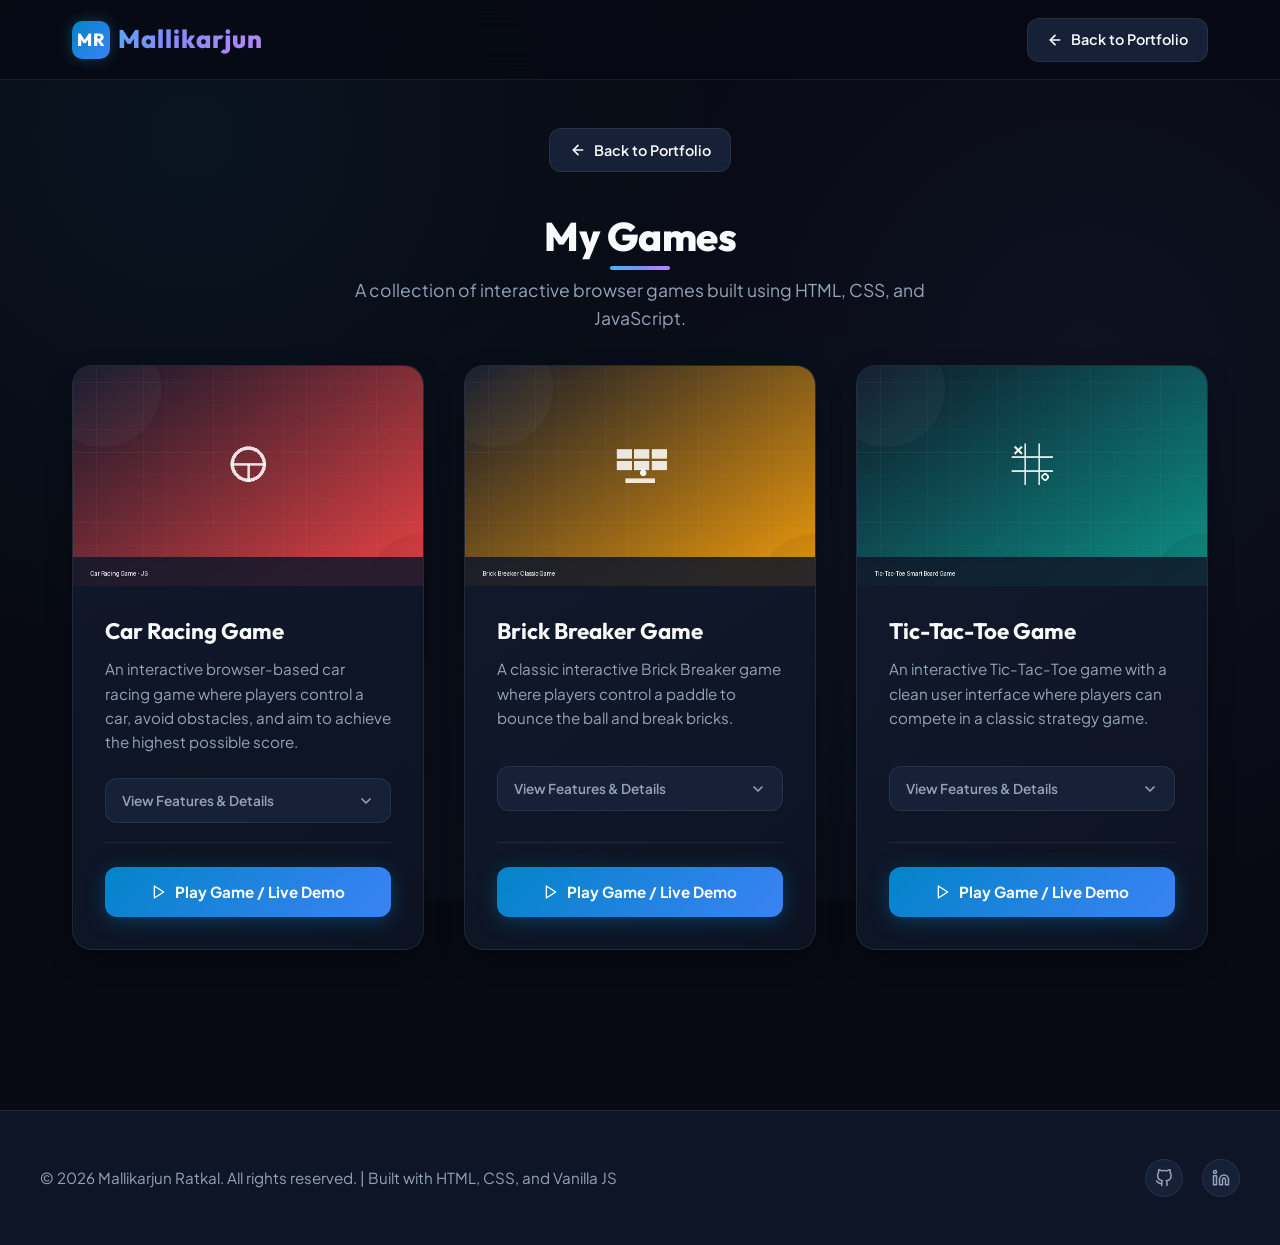
<file: games.html>
<!DOCTYPE html>
<html lang="en">
<head>
    <meta charset="UTF-8">
    <meta name="viewport" content="width=device-width, initial-scale=1.0">
    <meta name="description" content="Play interactive browser games developed by Mallikarjun Ratkal. Experience Car Racing, Brick Breaker, and Tic-Tac-Toe built with Vanilla HTML, CSS, and JS.">
    <title>My Games | Mallikarjun Ratkal Portfolio</title>
    <!-- Google Preconnect -->
    <link rel="preconnect" href="https://fonts.googleapis.com">
    <link rel="preconnect" href="https://fonts.gstatic.com" crossorigin>
    <!-- Custom Stylesheet -->
    <link rel="stylesheet" href="style.css">
</head>
<body>

    <!-- STICKY HEADER NAVIGATION -->
    <header id="header">
        <nav class="nav-container" aria-label="Games Navigation">
            <a href="index.html" class="logo">
                <span class="logo-badge">MR</span>
                <span>Mallikarjun</span>
            </a>

            <div class="header-controls">
                <a href="index.html" class="btn btn-secondary btn-back-portfolio" style="margin-bottom: 0;">
                    <svg width="16" height="16" viewBox="0 0 24 24" fill="none" stroke="currentColor" stroke-width="2.5" stroke-linecap="round" stroke-linejoin="round" aria-hidden="true">
                        <line x1="19" y1="12" x2="5" y2="12"></line>
                        <polyline points="12 19 5 12 12 5"></polyline>
                    </svg>
                    Back to Portfolio
                </a>
            </div>
        </nav>
    </header>

    <!-- GAMES SHOWCASE CONTENT -->
    <main>
        
        <!-- GAMES HERO TITLE -->
        <section class="games-hero">
            <a href="index.html" class="btn btn-secondary btn-back-portfolio">
                <svg width="16" height="16" viewBox="0 0 24 24" fill="none" stroke="currentColor" stroke-width="2.5" stroke-linecap="round" stroke-linejoin="round" aria-hidden="true">
                    <line x1="19" y1="12" x2="5" y2="12"></line>
                    <polyline points="12 19 5 12 12 5"></polyline>
                </svg>
                Back to Portfolio
            </a>
            <h1 class="section-title" style="display: block; margin-top: 1rem;">My Games</h1>
            <p class="section-subtitle">A collection of interactive browser games built using HTML, CSS, and JavaScript.</p>
        </section>

        <!-- GAMES GRID -->
        <section style="padding-top: 0;">
            <div class="games-grid" id="games-container">
                
                <!-- GAME 1 -->
                <div class="game-card">
                    <div class="game-img-wrapper">
                        <img src="images/car-racing-game.jpg" alt="Car Racing Game Screenshot" loading="lazy">
                    </div>
                    <div class="game-content">
                        <h3 class="game-title">Car Racing Game</h3>
                        <p class="game-desc">An interactive browser-based car racing game where players control a car, avoid obstacles, and aim to achieve the highest possible score.</p>
                        
                        <!-- Collapsible Details Button -->
                        <details class="project-details">
                            <summary class="btn-details-toggle">
                                <span>View Features & Details</span>
                                <svg width="16" height="16" viewBox="0 0 24 24" fill="none" stroke="currentColor" stroke-width="2.5" stroke-linecap="round" stroke-linejoin="round">
                                    <polyline points="6 9 12 15 18 9"></polyline>
                                </svg>
                            </summary>
                            <div class="project-features-dropdown">
                                <div class="project-features-title">Core Features</div>
                                <ul class="project-feature-list">
                                    <li>Interactive gameplay</li>
                                    <li>Car controls</li>
                                    <li>Moving obstacles</li>
                                    <li>Score tracking</li>
                                    <li>Game over functionality</li>
                                    <li>Restart game option</li>
                                </ul>
                            </div>
                        </details>
                        
                        <div class="game-actions">
                            <a href="https://mallikarjun-15.github.io/Car-Racing-Game/" class="btn btn-primary btn-play-game" style="width: 100%;" target="_blank" rel="noopener noreferrer">
                                <svg width="16" height="16" viewBox="0 0 24 24" fill="none" stroke="currentColor" stroke-width="2" stroke-linecap="round" stroke-linejoin="round">
                                    <polygon points="5 3 19 12 5 21 5 3"></polygon>
                                </svg>
                                Play Game / Live Demo
                            </a>
                        </div>
                    </div>
                </div>

                <!-- GAME 2 -->
                <div class="game-card">
                    <div class="game-img-wrapper">
                        <img src="images/brick-breaker-game.jpg" alt="Brick Breaker Game Screenshot" loading="lazy">
                    </div>
                    <div class="game-content">
                        <h3 class="game-title">Brick Breaker Game</h3>
                        <p class="game-desc">A classic interactive Brick Breaker game where players control a paddle to bounce the ball and break bricks.</p>
                        
                        <!-- Collapsible Details Button -->
                        <details class="project-details">
                            <summary class="btn-details-toggle">
                                <span>View Features & Details</span>
                                <svg width="16" height="16" viewBox="0 0 24 24" fill="none" stroke="currentColor" stroke-width="2.5" stroke-linecap="round" stroke-linejoin="round">
                                    <polyline points="6 9 12 15 18 9"></polyline>
                                </svg>
                            </summary>
                            <div class="project-features-dropdown">
                                <div class="project-features-title">Core Features</div>
                                <ul class="project-feature-list">
                                    <li>Paddle controls</li>
                                    <li>Ball movement</li>
                                    <li>Brick collision detection</li>
                                    <li>Score system</li>
                                    <li>Increasing difficulty</li>
                                    <li>Game over functionality</li>
                                    <li>Restart option</li>
                                </ul>
                            </div>
                        </details>
                        
                        <div class="game-actions">
                            <a href="https://mallikarjun-15.github.io/brick-breaker-game/" class="btn btn-primary btn-play-game" style="width: 100%;" target="_blank" rel="noopener noreferrer">
                                <svg width="16" height="16" viewBox="0 0 24 24" fill="none" stroke="currentColor" stroke-width="2" stroke-linecap="round" stroke-linejoin="round">
                                    <polygon points="5 3 19 12 5 21 5 3"></polygon>
                                </svg>
                                Play Game / Live Demo
                            </a>
                        </div>
                    </div>
                </div>

                <!-- GAME 3 -->
                <div class="game-card">
                    <div class="game-img-wrapper">
                        <img src="images/tic-tac-toe-game.jpg" alt="Tic-Tac-Toe Game Screenshot" loading="lazy">
                    </div>
                    <div class="game-content">
                        <h3 class="game-title">Tic-Tac-Toe Game</h3>
                        <p class="game-desc">An interactive Tic-Tac-Toe game with a clean user interface where players can compete in a classic strategy game.</p>
                        
                        <!-- Collapsible Details Button -->
                        <details class="project-details">
                            <summary class="btn-details-toggle">
                                <span>View Features & Details</span>
                                <svg width="16" height="16" viewBox="0 0 24 24" fill="none" stroke="currentColor" stroke-width="2.5" stroke-linecap="round" stroke-linejoin="round">
                                    <polyline points="6 9 12 15 18 9"></polyline>
                                </svg>
                            </summary>
                            <div class="project-features-dropdown">
                                <div class="project-features-title">Core Features</div>
                                <ul class="project-feature-list">
                                    <li>Interactive game board</li>
                                    <li>Two-player gameplay</li>
                                    <li>Winner detection</li>
                                    <li>Draw detection</li>
                                    <li>Score tracking</li>
                                    <li>Restart game option</li>
                                </ul>
                            </div>
                        </details>
                        
                        <div class="game-actions">
                            <a href="https://mallikarjun-15.github.io/AI-Tic-Tac-Toe/" class="btn btn-primary btn-play-game" style="width: 100%;" target="_blank" rel="noopener noreferrer">
                                <svg width="16" height="16" viewBox="0 0 24 24" fill="none" stroke="currentColor" stroke-width="2" stroke-linecap="round" stroke-linejoin="round">
                                    <polygon points="5 3 19 12 5 21 5 3"></polygon>
                                </svg>
                                Play Game / Live Demo
                            </a>
                        </div>
                    </div>
                </div>

            </div>
        </section>

    </main>

    <!-- FOOTER SECTION -->
    <footer>
        <div class="footer-container">
            <div class="footer-copy">
                &copy; 2026 Mallikarjun Ratkal. All rights reserved. | Built with HTML, CSS, and Vanilla JS
            </div>
            <div class="footer-socials">
                <a href="https://github.com/Mallikarjun-15" target="_blank" rel="noopener noreferrer" class="footer-social-link" aria-label="GitHub">
                    <svg viewBox="0 0 24 24" fill="none" stroke="currentColor" stroke-width="2" stroke-linecap="round" stroke-linejoin="round">
                        <path d="M9 19c-5 1.5-5-2.5-7-3m14 6v-3.87a3.37 3.37 0 0 0-.94-2.61c3.14-.35 6.44-1.54 6.44-7A5.44 5.44 0 0 0 20 4.77 5.07 5.07 0 0 0 19.91 1S18.73.65 16 2.48a13.38 13.38 0 0 0-7 0C6.27.65 5.09 1 5.09 1A5.07 5.07 0 0 0 5 4.77a5.44 5.44 0 0 0-1.5 3.78c0 5.42 3.3 6.61 6.44 7A3.37 3.37 0 0 0 9 18.13V22"></path>
                    </svg>
                </a>
                <a href="https://www.linkedin.com/in/mallikarjun-ratkal-7a6123308" target="_blank" rel="noopener noreferrer" class="footer-social-link" aria-label="LinkedIn">
                    <svg viewBox="0 0 24 24" fill="none" stroke="currentColor" stroke-width="2" stroke-linecap="round" stroke-linejoin="round">
                        <path d="M16 8a6 6 0 0 1 6 6v7h-4v-7a2 2 0 0 0-2-2 2 2 0 0 0-2 2v7h-4v-7a6 6 0 0 1 6-6z"></path>
                        <rect x="2" y="9" width="4" height="12"></rect>
                        <circle cx="4" cy="4" r="2"></circle>
                    </svg>
                </a>
            </div>
        </div>
    </footer>

    <!-- Custom JavaScript -->
    <script src="script.js"></script>
</body>
</html>
</file>
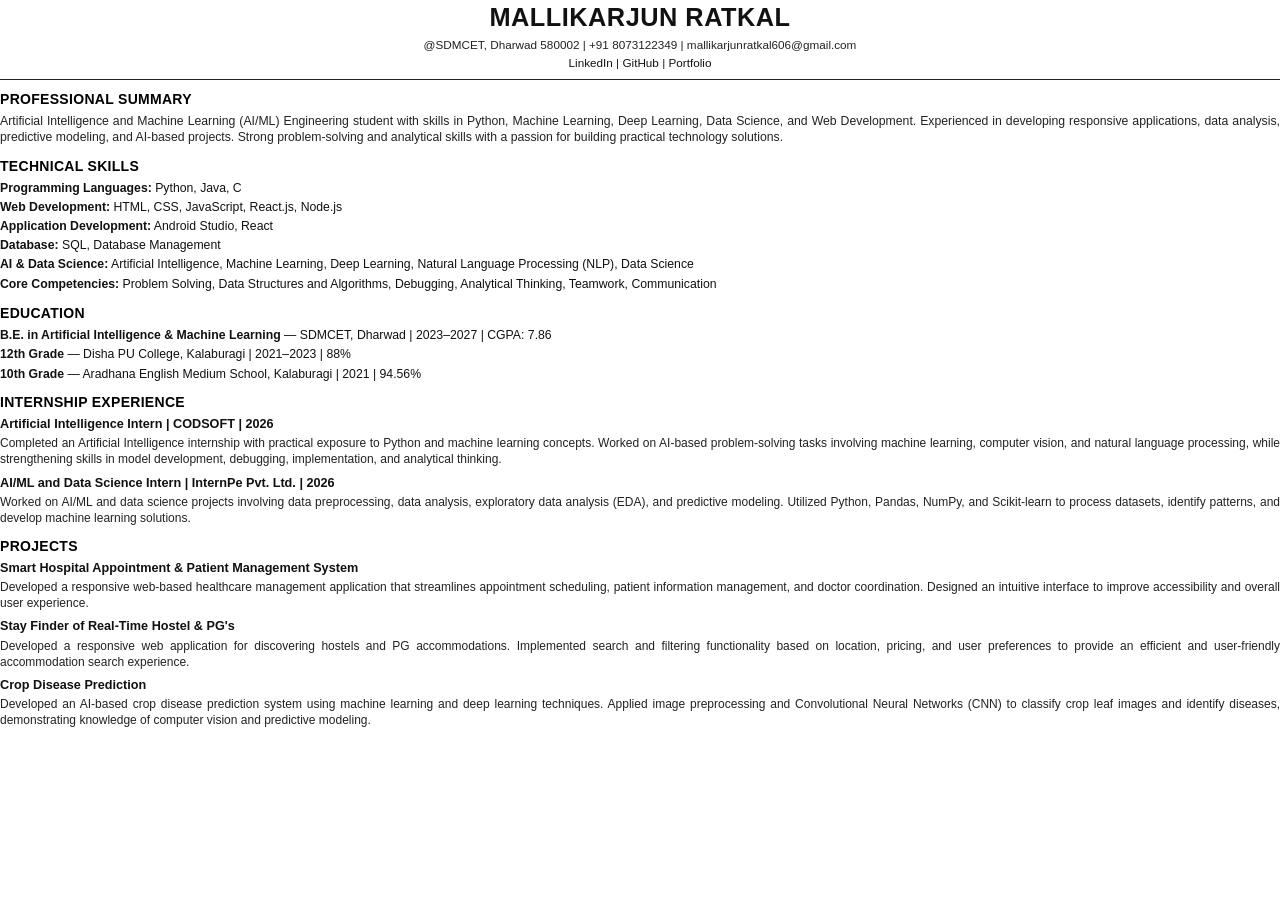
<file: portfolio/resume/resume_template.html>
<!DOCTYPE html>
<html lang="en">
<head>
<meta charset="UTF-8">
<title>Mallikarjun Ratkal - Resume</title>
<style>
  @page {
    size: letter portrait;
    margin: 0.5in 0.6in 0.5in 0.6in;
  }
  * {
    box-sizing: border-box;
    margin: 0;
    padding: 0;
  }
  body {
    font-family: Arial, Helvetica, sans-serif;
    color: #111111;
    font-size: 9.5pt;
    line-height: 1.35;
    background: #ffffff;
    -webkit-print-color-adjust: exact;
  }
  .header {
    text-align: center;
    margin-bottom: 8px;
  }
  .name {
    font-size: 19pt;
    font-weight: 900;
    letter-spacing: 0.5px;
    margin-bottom: 3px;
    text-transform: uppercase;
  }
  .contact-info {
    font-size: 8.8pt;
    color: #222222;
    margin-bottom: 2px;
  }
  .links {
    font-size: 8.8pt;
    color: #222222;
  }
  .links a {
    color: #111111;
    text-decoration: none;
  }
  .links a:hover {
    text-decoration: underline;
  }
  .divider {
    border: none;
    border-top: 1.5px solid #222222;
    margin: 6px 0 10px 0;
  }
  .section {
    margin-bottom: 11px;
  }
  .section-title {
    font-size: 10.5pt;
    font-weight: 800;
    text-transform: uppercase;
    letter-spacing: 0.3px;
    margin-bottom: 4px;
    color: #000000;
  }
  .section-content {
    font-size: 9.2pt;
    color: #222222;
    text-align: justify;
  }
  .skills-list {
    font-size: 9.2pt;
    line-height: 1.4;
  }
  .skills-item {
    margin-bottom: 2px;
  }
  .skills-item strong {
    font-weight: 700;
    color: #111111;
  }
  .edu-item {
    margin-bottom: 3px;
    font-size: 9.2pt;
  }
  .edu-item strong {
    font-weight: 700;
    color: #111111;
  }
  .exp-item {
    margin-bottom: 7px;
  }
  .exp-title {
    font-size: 9.5pt;
    font-weight: 700;
    color: #111111;
    margin-bottom: 2px;
  }
  .exp-desc {
    font-size: 9pt;
    color: #222222;
    text-align: justify;
    line-height: 1.35;
  }
  .project-item {
    margin-bottom: 7px;
  }
  .project-title {
    font-size: 9.5pt;
    font-weight: 700;
    color: #111111;
    margin-bottom: 2px;
  }
  .project-desc {
    font-size: 9pt;
    color: #222222;
    text-align: justify;
    line-height: 1.35;
  }
</style>
</head>
<body>

  <div class="header">
    <div class="name">MALLIKARJUN RATKAL</div>
    <div class="contact-info">@SDMCET, Dharwad 580002 | +91 8073122349 | mallikarjunratkal606@gmail.com</div>
    <div class="links">
      <a href="https://www.linkedin.com/in/mallikarjun-ratkal-7a6123308" target="_blank">LinkedIn</a> | 
      <a href="https://github.com/Mallikarjun-15" target="_blank">GitHub</a> | 
      <a href="https://mallikarjun-15.github.io/Portfolio/" target="_blank">Portfolio</a>
    </div>
  </div>

  <hr class="divider">

  <div class="section">
    <div class="section-title">PROFESSIONAL SUMMARY</div>
    <div class="section-content">
      Artificial Intelligence and Machine Learning (AI/ML) Engineering student with skills in Python, Machine Learning, Deep Learning, Data Science, and Web Development. Experienced in developing responsive applications, data analysis, predictive modeling, and AI-based projects. Strong problem-solving and analytical skills with a passion for building practical technology solutions.
    </div>
  </div>

  <div class="section">
    <div class="section-title">TECHNICAL SKILLS</div>
    <div class="skills-list">
      <div class="skills-item"><strong>Programming Languages:</strong> Python, Java, C</div>
      <div class="skills-item"><strong>Web Development:</strong> HTML, CSS, JavaScript, React.js, Node.js</div>
      <div class="skills-item"><strong>Application Development:</strong> Android Studio, React</div>
      <div class="skills-item"><strong>Database:</strong> SQL, Database Management</div>
      <div class="skills-item"><strong>AI & Data Science:</strong> Artificial Intelligence, Machine Learning, Deep Learning, Natural Language Processing (NLP), Data Science</div>
      <div class="skills-item"><strong>Core Competencies:</strong> Problem Solving, Data Structures and Algorithms, Debugging, Analytical Thinking, Teamwork, Communication</div>
    </div>
  </div>

  <div class="section">
    <div class="section-title">EDUCATION</div>
    <div class="edu-item"><strong>B.E. in Artificial Intelligence & Machine Learning</strong> — SDMCET, Dharwad | 2023–2027 | CGPA: 7.86</div>
    <div class="edu-item"><strong>12th Grade</strong> — Disha PU College, Kalaburagi | 2021–2023 | 88%</div>
    <div class="edu-item"><strong>10th Grade</strong> — Aradhana English Medium School, Kalaburagi | 2021 | 94.56%</div>
  </div>

  <div class="section">
    <div class="section-title">INTERNSHIP EXPERIENCE</div>
    <div class="exp-item">
      <div class="exp-title">Artificial Intelligence Intern | CODSOFT | 2026</div>
      <div class="exp-desc">Completed an Artificial Intelligence internship with practical exposure to Python and machine learning concepts. Worked on AI-based problem-solving tasks involving machine learning, computer vision, and natural language processing, while strengthening skills in model development, debugging, implementation, and analytical thinking.</div>
    </div>
    <div class="exp-item">
      <div class="exp-title">AI/ML and Data Science Intern | InternPe Pvt. Ltd. | 2026</div>
      <div class="exp-desc">Worked on AI/ML and data science projects involving data preprocessing, data analysis, exploratory data analysis (EDA), and predictive modeling. Utilized Python, Pandas, NumPy, and Scikit-learn to process datasets, identify patterns, and develop machine learning solutions.</div>
    </div>
  </div>

  <div class="section">
    <div class="section-title">PROJECTS</div>
    <div class="project-item">
      <div class="project-title">Smart Hospital Appointment & Patient Management System</div>
      <div class="project-desc">Developed a responsive web-based healthcare management application that streamlines appointment scheduling, patient information management, and doctor coordination. Designed an intuitive interface to improve accessibility and overall user experience.</div>
    </div>
    <div class="project-item">
      <div class="project-title">Stay Finder of Real-Time Hostel & PG's</div>
      <div class="project-desc">Developed a responsive web application for discovering hostels and PG accommodations. Implemented search and filtering functionality based on location, pricing, and user preferences to provide an efficient and user-friendly accommodation search experience.</div>
    </div>
    <div class="project-item">
      <div class="project-title">Crop Disease Prediction</div>
      <div class="project-desc">Developed an AI-based crop disease prediction system using machine learning and deep learning techniques. Applied image preprocessing and Convolutional Neural Networks (CNN) to classify crop leaf images and identify diseases, demonstrating knowledge of computer vision and predictive modeling.</div>
    </div>
  </div>

</body>
</html>
</file>
<file: style.css>
/* ==========================================================================
   Mallikarjun Ratkal Portfolio Stylesheet - Professional Modern Tech Theme
   ========================================================================== */

/* Google Fonts Import */
@import url('https://fonts.googleapis.com/css2?family=Outfit:wght@300;400;500;600;700;800&family=Plus+Jakarta+Sans:wght@300;400;500;600;700&display=swap');

/* Core Modern Professional Palette */
:root {
    --font-heading: 'Outfit', sans-serif;
    --font-body: 'Plus Jakarta Sans', sans-serif;

    /* Sleek Tech Palette */
    --bg-primary: #070a13;
    --bg-secondary: #0e1526;
    --bg-tertiary: #162036;
    --bg-card: rgba(14, 21, 38, 0.75);
    --text-primary: #f8fafc;
    --text-secondary: #94a3b8;
    --text-muted: #64748b;
    --accent: #38bdf8;
    --accent-hover: #60a5fa;
    --accent-soft: rgba(56, 189, 248, 0.12);
    --accent-glow: rgba(56, 189, 248, 0.25);
    --border-color: rgba(255, 255, 255, 0.08);
    --border-hover: rgba(56, 189, 248, 0.4);
    --card-shadow: 0 10px 30px -10px rgba(0, 0, 0, 0.6);
    --hover-shadow: 0 20px 40px -15px rgba(56, 189, 248, 0.2);
    
    /* Gradients */
    --gradient-primary: linear-gradient(135deg, #0284c7 0%, #3b82f6 100%);
    --gradient-glow: linear-gradient(135deg, #38bdf8 0%, #818cf8 50%, #c084fc 100%);
    --gradient-card: linear-gradient(145deg, rgba(22, 32, 54, 0.7) 0%, rgba(14, 21, 38, 0.8) 100%);
    
    /* Utilities */
    --radius-sm: 8px;
    --radius-md: 12px;
    --radius-lg: 20px;
    --radius-xl: 28px;
    --transition-fast: 0.2s ease;
    --transition-normal: 0.35s cubic-bezier(0.16, 1, 0.3, 1);
    --transition-slow: 0.6s cubic-bezier(0.16, 1, 0.3, 1);
}

/* Base resets */
* {
    margin: 0;
    padding: 0;
    box-sizing: border-box;
}

html {
    scroll-behavior: smooth;
    font-size: 16px;
    -webkit-font-smoothing: antialiased;
}

body {
    background-color: var(--bg-primary);
    background-image: 
        radial-gradient(circle at 15% 15%, rgba(56, 189, 248, 0.06) 0%, transparent 40%),
        radial-gradient(circle at 85% 40%, rgba(129, 140, 248, 0.06) 0%, transparent 45%),
        radial-gradient(circle at 50% 85%, rgba(56, 189, 248, 0.04) 0%, transparent 50%);
    background-attachment: fixed;
    color: var(--text-primary);
    font-family: var(--font-body);
    line-height: 1.6;
    overflow-x: hidden;
    min-height: 100vh;
}

h1, h2, h3, h4, h5, h6 {
    font-family: var(--font-heading);
    font-weight: 700;
    line-height: 1.2;
    color: var(--text-primary);
}

a {
    color: inherit;
    text-decoration: none;
    transition: color var(--transition-fast);
}

img {
    max-width: 100%;
    display: block;
}

/* Button & Interactive styles */
button, .btn {
    cursor: pointer;
    font-family: var(--font-body);
    font-weight: 600;
    font-size: 0.95rem;
    padding: 0.8rem 1.8rem;
    border-radius: var(--radius-md);
    border: none;
    outline: none;
    display: inline-flex;
    align-items: center;
    justify-content: center;
    gap: 0.5rem;
    transition: all var(--transition-normal);
}

.btn-primary {
    background: var(--gradient-primary);
    color: #ffffff;
    box-shadow: 0 4px 20px rgba(2, 132, 199, 0.35);
}

.btn-primary:hover {
    transform: translateY(-3px);
    box-shadow: 0 8px 25px rgba(2, 132, 199, 0.55);
    background: linear-gradient(135deg, #0369a1 0%, #2563eb 100%);
}

.btn-secondary {
    background-color: var(--bg-tertiary);
    color: var(--text-primary);
    border: 1px solid var(--border-color);
    backdrop-filter: blur(10px);
}

.btn-secondary:hover {
    background-color: rgba(56, 189, 248, 0.15);
    border-color: var(--accent);
    color: var(--accent);
    transform: translateY(-3px);
}

/* Section Common Styles */
section {
    padding: 6.5rem 2rem 5rem 2rem;
    max-width: 1200px;
    margin: 0 auto;
    position: relative;
}

.section-header {
    text-align: center;
    margin-bottom: 4rem;
}

.section-title {
    font-size: 2.5rem;
    font-weight: 800;
    position: relative;
    display: inline-block;
    margin-bottom: 1rem;
    letter-spacing: -0.5px;
}

.section-title::after {
    content: '';
    position: absolute;
    bottom: -10px;
    left: 50%;
    transform: translateX(-50%);
    width: 60px;
    height: 4px;
    background: var(--gradient-glow);
    border-radius: var(--radius-sm);
}

.section-subtitle {
    color: var(--text-secondary);
    font-size: 1.1rem;
    max-width: 600px;
    margin: 0.5rem auto 0 auto;
}

/* Sticky Header Navigation */
header {
    position: fixed;
    top: 0;
    left: 0;
    width: 100%;
    z-index: 1000;
    background-color: rgba(7, 10, 19, 0.85);
    backdrop-filter: blur(16px);
    -webkit-backdrop-filter: blur(16px);
    border-bottom: 1px solid var(--border-color);
    transition: all var(--transition-normal);
}

header.scrolled {
    padding: 0.2rem 0;
    background-color: rgba(7, 10, 19, 0.95);
    box-shadow: 0 10px 30px rgba(0, 0, 0, 0.6);
}

.nav-container {
    max-width: 1200px;
    margin: 0 auto;
    display: flex;
    justify-content: space-between;
    align-items: center;
    padding: 1.1rem 2rem;
}

.logo {
    font-size: 1.6rem;
    font-weight: 800;
    font-family: var(--font-heading);
    letter-spacing: 1px;
    background: var(--gradient-glow);
    -webkit-background-clip: text;
    -webkit-text-fill-color: transparent;
    display: flex;
    align-items: center;
    gap: 0.5rem;
    transition: transform var(--transition-fast);
}

.logo:hover {
    transform: scale(1.05);
}

.logo-badge {
    display: inline-flex;
    align-items: center;
    justify-content: center;
    width: 38px;
    height: 38px;
    border-radius: 10px;
    background: var(--gradient-primary);
    color: #ffffff;
    font-size: 1.1rem;
    font-weight: 800;
    -webkit-text-fill-color: #ffffff;
    box-shadow: 0 0 15px var(--accent-glow);
}

.header-controls {
    display: flex;
    align-items: center;
    gap: 1rem;
}

/* Games Navigation Button */
.btn-nav-game {
    display: inline-flex;
    align-items: center;
    gap: 0.5rem;
    padding: 0.55rem 1.2rem;
    border-radius: var(--radius-md);
    background: rgba(56, 189, 248, 0.1);
    color: var(--accent);
    border: 1px solid rgba(56, 189, 248, 0.3);
    font-weight: 600;
    font-size: 0.95rem;
    transition: all var(--transition-normal);
}

.btn-nav-game:hover {
    background: var(--accent);
    color: #070a13;
    box-shadow: 0 0 20px rgba(56, 189, 248, 0.4);
    transform: translateY(-2px);
}

/* 3-Line Hamburger Menu Button */
.menu-btn {
    display: inline-flex;
    align-items: center;
    gap: 0.5rem;
    padding: 0.55rem 1.1rem;
    border-radius: var(--radius-md);
    background: var(--bg-tertiary);
    color: var(--text-primary);
    border: 1px solid var(--border-color);
    font-weight: 600;
    font-size: 0.95rem;
    cursor: pointer;
    transition: all var(--transition-normal);
}

.menu-btn:hover {
    border-color: var(--accent);
    color: var(--accent);
    background-color: var(--accent-soft);
    transform: translateY(-2px);
}

.menu-btn svg {
    width: 20px;
    height: 20px;
    stroke: currentColor;
}

/* Slide-out Navigation Drawer */
.nav-drawer {
    position: fixed;
    top: 0;
    right: -100%;
    width: 360px;
    max-width: 85vw;
    height: 100vh;
    background: rgba(14, 21, 38, 0.98);
    backdrop-filter: blur(20px);
    -webkit-backdrop-filter: blur(20px);
    border-left: 1px solid var(--border-color);
    box-shadow: -15px 0 35px rgba(0, 0, 0, 0.7);
    padding: 2rem 2.5rem;
    display: flex;
    flex-direction: column;
    z-index: 10000;
    transition: right var(--transition-normal);
}

.nav-drawer.open {
    right: 0;
}

.drawer-header {
    display: flex;
    justify-content: space-between;
    align-items: center;
    margin-bottom: 2.5rem;
    padding-bottom: 1rem;
    border-bottom: 1px solid var(--border-color);
}

.drawer-close {
    background: var(--bg-tertiary);
    border: 1px solid var(--border-color);
    color: var(--text-primary);
    width: 38px;
    height: 38px;
    border-radius: 50%;
    display: flex;
    align-items: center;
    justify-content: center;
    transition: all var(--transition-fast);
}

.drawer-close:hover {
    color: #ef4444;
    border-color: #ef4444;
    transform: rotate(90deg);
}

.drawer-links {
    list-style: none;
    display: flex;
    flex-direction: column;
    gap: 1.2rem;
    overflow-y: auto;
}

.drawer-link-item a {
    font-size: 1.15rem;
    font-weight: 600;
    color: var(--text-secondary);
    display: flex;
    align-items: center;
    gap: 0.8rem;
    padding: 0.5rem 0.8rem;
    border-radius: var(--radius-sm);
    transition: all var(--transition-fast);
}

.drawer-link-item a:hover,
.drawer-link-item.active a {
    color: var(--accent);
    background: var(--accent-soft);
    padding-left: 1.2rem;
}

/* Backdrop Overlay */
.drawer-backdrop {
    position: fixed;
    top: 0;
    left: 0;
    width: 100vw;
    height: 100vh;
    background: rgba(0, 0, 0, 0.6);
    backdrop-filter: blur(4px);
    z-index: 9999;
    opacity: 0;
    visibility: hidden;
    transition: opacity var(--transition-normal), visibility var(--transition-normal);
}

.drawer-backdrop.active {
    opacity: 1;
    visibility: visible;
}

/* Home/Hero Section - Centered Layout with Photo Positioned Below */
.hero {
    display: flex;
    flex-direction: column;
    align-items: center;
    text-align: center;
    gap: 3.5rem;
    min-height: 100vh;
    padding-top: 8rem;
    padding-bottom: 4rem;
}

.hero-content {
    display: flex;
    flex-direction: column;
    align-items: center;
    max-width: 800px;
}

.hero-subtitle-intro {
    font-size: 1rem;
    font-weight: 600;
    color: var(--accent);
    margin-bottom: 0.5rem;
    text-transform: uppercase;
    letter-spacing: 2.5px;
}

.hero-title {
    font-size: 3.5rem;
    font-weight: 800;
    letter-spacing: -1px;
    margin-bottom: 0.8rem;
    line-height: 1.15;
}

.hero-role {
    font-size: 1.45rem;
    font-weight: 700;
    color: #e2e8f0;
    margin-bottom: 1.5rem;
    height: 2.2rem;
    display: flex;
    align-items: center;
    justify-content: center;
}

.typing-cursor {
    display: inline-block;
    width: 3px;
    height: 1.5rem;
    background-color: var(--accent);
    margin-left: 5px;
    animation: blink 0.8s infinite;
}

.hero-desc {
    color: var(--text-secondary);
    font-size: 1.1rem;
    margin-bottom: 1.2rem;
    border-left: none;
    border-bottom: 2px solid var(--accent);
    padding-bottom: 1rem;
    max-width: 700px;
    line-height: 1.7;
}

.hero-tagline {
    color: var(--text-muted);
    font-size: 1rem;
    margin-bottom: 2.2rem;
    max-width: 650px;
}

.hero-actions {
    display: flex;
    gap: 1.2rem;
    justify-content: center;
}

/* Hero Profile Frame - Positioned Centered Below */
.hero-image-wrapper {
    display: flex;
    justify-content: center;
    align-items: center;
    position: relative;
    width: 100%;
    margin-top: 0.5rem;
}

.profile-frame {
    position: relative;
    width: 340px;
    height: 380px;
    border-radius: var(--radius-xl);
    padding: 6px;
    background: var(--gradient-glow);
    box-shadow: 0 15px 35px rgba(0, 0, 0, 0.7);
    transition: transform var(--transition-normal), box-shadow var(--transition-normal);
}

.profile-frame::before {
    content: '';
    position: absolute;
    inset: -6px;
    border-radius: calc(var(--radius-xl) + 6px);
    background: var(--gradient-glow);
    z-index: -1;
    opacity: 0.45;
    filter: blur(18px);
    transition: opacity var(--transition-normal);
}

.profile-frame:hover {
    transform: translateY(-8px) scale(1.02);
    box-shadow: var(--hover-shadow);
}

.profile-frame:hover::before {
    opacity: 0.8;
}

.profile-img-container {
    width: 100%;
    height: 100%;
    border-radius: calc(var(--radius-xl) - 4px);
    overflow: hidden;
    background-color: var(--bg-tertiary);
}

.profile-img-container img {
    width: 100%;
    height: 100%;
    object-fit: cover;
    object-position: center top;
}

/* About Me Section */
.about-container {
    max-width: 850px;
    margin: 0 auto;
    background: var(--gradient-card);
    border: 1px solid var(--border-color);
    border-radius: var(--radius-lg);
    padding: 3rem;
    box-shadow: var(--card-shadow);
}

.about-text p {
    color: var(--text-secondary);
    font-size: 1.05rem;
    margin-bottom: 1.5rem;
    line-height: 1.8;
}

.about-text p:last-child {
    margin-bottom: 0;
}

/* Technical Skills Section */
.skills-grid {
    display: grid;
    grid-template-columns: repeat(auto-fit, minmax(320px, 1fr));
    gap: 2rem;
}

.skill-card {
    background: var(--gradient-card);
    border: none;
    border-radius: var(--radius-lg);
    padding: 2.2rem;
    box-shadow: var(--card-shadow);
    transition: all var(--transition-normal);
}

.skill-card:hover {
    transform: translateY(-6px);
    box-shadow: var(--hover-shadow);
}

.skill-card-header {
    display: flex;
    align-items: center;
    gap: 1rem;
    margin-bottom: 1.8rem;
}

.skill-icon-wrapper {
    width: 48px;
    height: 48px;
    border-radius: var(--radius-md);
    background-color: var(--accent-soft);
    color: var(--accent);
    display: flex;
    align-items: center;
    justify-content: center;
}

.skill-icon-wrapper svg {
    width: 24px;
    height: 24px;
}

.skill-card h3 {
    font-size: 1.25rem;
}

.skill-list {
    display: flex;
    flex-wrap: wrap;
    gap: 0.8rem;
}

.skill-badge {
    background-color: var(--bg-tertiary);
    color: var(--text-secondary);
    font-size: 0.9rem;
    font-weight: 600;
    padding: 0.5rem 1rem;
    border-radius: var(--radius-sm);
    border: none;
    transition: all var(--transition-fast);
}

.skill-badge:hover {
    background-color: var(--accent);
    color: #070a13;
    transform: scale(1.05);
}

/* Projects Section */
.projects-grid {
    display: grid;
    grid-template-columns: repeat(auto-fit, minmax(340px, 1fr));
    gap: 2.5rem;
}

.project-card {
    background: var(--gradient-card);
    border: 1px solid var(--border-color);
    border-radius: var(--radius-lg);
    overflow: hidden;
    box-shadow: var(--card-shadow);
    display: flex;
    flex-direction: column;
    height: 100%;
    transition: all var(--transition-normal);
}

.project-card:hover {
    transform: translateY(-8px);
    box-shadow: var(--hover-shadow);
    border-color: var(--border-hover);
}

.project-img-wrapper {
    width: 100%;
    height: 200px;
    overflow: hidden;
    position: relative;
    background-color: var(--bg-tertiary);
}

.project-img-wrapper img {
    width: 100%;
    height: 100%;
    object-fit: cover;
    transition: transform var(--transition-slow);
}

.project-card:hover .project-img-wrapper img {
    transform: scale(1.08);
}

.project-num-badge {
    position: absolute;
    top: 1rem;
    left: 1rem;
    background-color: rgba(7, 10, 19, 0.85);
    backdrop-filter: blur(6px);
    color: var(--accent);
    padding: 0.3rem 0.8rem;
    border-radius: var(--radius-sm);
    font-size: 0.85rem;
    font-weight: 700;
    border: 1px solid var(--border-color);
    z-index: 2;
}

.project-content {
    padding: 1.8rem;
    display: flex;
    flex-direction: column;
    flex-grow: 1;
}

.project-title {
    font-size: 1.25rem;
    margin-bottom: 0.8rem;
    line-height: 1.35;
    min-height: 3.2rem;
}

.project-desc {
    color: var(--text-secondary);
    font-size: 0.95rem;
    margin-bottom: 1.5rem;
    line-height: 1.6;
    flex-grow: 1;
}

.project-tags {
    display: flex;
    flex-wrap: wrap;
    gap: 0.5rem;
    margin-bottom: 1.5rem;
}

.project-tag {
    font-size: 0.75rem;
    font-weight: 700;
    text-transform: uppercase;
    letter-spacing: 0.5px;
    color: var(--accent);
    background-color: var(--accent-soft);
    padding: 0.3rem 0.8rem;
    border-radius: 50px;
}

.project-details {
    margin-top: auto;
    margin-bottom: 1.2rem;
}

.project-details summary {
    list-style: none;
    cursor: pointer;
    user-select: none;
    outline: none;
}

.project-details summary::-webkit-details-marker {
    display: none;
}

.btn-details-toggle {
    display: inline-flex;
    align-items: center;
    justify-content: space-between;
    width: 100%;
    background-color: var(--bg-tertiary);
    color: var(--text-secondary);
    border: 1px solid var(--border-color);
    padding: 0.65rem 1rem;
    border-radius: var(--radius-md);
    font-size: 0.85rem;
    font-weight: 600;
    transition: all var(--transition-fast);
}

.btn-details-toggle:hover,
details[open] .btn-details-toggle {
    background-color: var(--accent-soft);
    color: var(--accent);
    border-color: var(--accent);
}

.btn-details-toggle svg {
    transition: transform var(--transition-fast);
}

details[open] .btn-details-toggle svg {
    transform: rotate(180deg);
}

.project-features-dropdown {
    margin-top: 0.8rem;
    padding: 1rem;
    background-color: var(--bg-primary);
    border-radius: var(--radius-md);
    border: 1px solid var(--border-color);
    animation: fadeIn 0.25s ease;
}

@keyframes fadeIn {
    from { opacity: 0; transform: translateY(-5px); }
    to { opacity: 1; transform: translateY(0); }
}

.project-features {
    margin-bottom: 0;
}

.project-features-title {
    font-size: 0.8rem;
    text-transform: uppercase;
    letter-spacing: 1px;
    font-weight: 700;
    color: var(--text-muted);
    margin-bottom: 0.4rem;
}

.project-feature-list {
    list-style: none;
}

.project-feature-list li {
    font-size: 0.85rem;
    color: var(--text-secondary);
    display: flex;
    align-items: center;
    gap: 0.5rem;
    margin-bottom: 0.35rem;
}

.project-feature-list li::before {
    content: '✦';
    color: var(--accent);
    font-size: 0.75rem;
}

.project-actions {
    display: flex;
    gap: 1rem;
    margin-top: auto;
    border-top: 1px solid var(--border-color);
    padding-top: 1.2rem;
}

.project-actions a {
    width: 100%;
    font-size: 0.9rem;
    padding: 0.75rem 1rem;
}

/* Timeline Layout (Education & Experience) */
.timeline-section {
    position: relative;
}

.timeline {
    position: relative;
    max-width: 800px;
    margin: 0 auto;
    padding: 2rem 0;
}

.timeline::before {
    content: '';
    position: absolute;
    top: 0;
    bottom: 0;
    left: 28px;
    width: 2px;
    background-color: var(--border-color);
}

.timeline-item {
    position: relative;
    padding-left: 70px;
    margin-bottom: 3.5rem;
}

.timeline-item:last-child {
    margin-bottom: 0;
}

.timeline-dot {
    position: absolute;
    left: 17px;
    top: 5px;
    width: 24px;
    height: 24px;
    border-radius: 50%;
    background-color: var(--bg-primary);
    border: 3px solid var(--accent);
    box-shadow: 0 0 12px var(--accent-glow);
    z-index: 2;
    transition: background-color var(--transition-fast);
}

.timeline-item:hover .timeline-dot {
    background-color: var(--accent);
}

.timeline-card {
    background: var(--gradient-card);
    border: 1px solid var(--border-color);
    border-radius: var(--radius-lg);
    padding: 2rem;
    box-shadow: var(--card-shadow);
    transition: all var(--transition-normal);
}

.timeline-card:hover {
    transform: translateX(6px);
    border-color: var(--border-hover);
}

.timeline-header {
    display: flex;
    justify-content: space-between;
    align-items: flex-start;
    flex-wrap: wrap;
    gap: 0.8rem;
    margin-bottom: 1.2rem;
}

.timeline-title h3 {
    font-size: 1.3rem;
    margin-bottom: 0.2rem;
}

.timeline-inst {
    color: var(--accent);
    font-weight: 600;
}

.timeline-meta {
    text-align: right;
}

.timeline-date {
    background-color: var(--accent-soft);
    color: var(--accent);
    font-size: 0.85rem;
    font-weight: 700;
    padding: 0.3rem 0.8rem;
    border-radius: 50px;
    display: inline-block;
    margin-bottom: 0.5rem;
}

.timeline-stats {
    font-size: 0.95rem;
    font-weight: 700;
    color: var(--text-primary);
}

.timeline-desc {
    color: var(--text-secondary);
    font-size: 1rem;
    line-height: 1.6;
}

/* Resume Banner Section */
.resume-section {
    text-align: center;
}

.resume-card {
    background: var(--gradient-primary);
    color: #ffffff;
    border-radius: var(--radius-lg);
    padding: 4rem 2rem;
    max-width: 900px;
    margin: 0 auto;
    position: relative;
    overflow: hidden;
    box-shadow: var(--card-shadow);
}

.resume-card::after {
    content: '';
    position: absolute;
    width: 300px;
    height: 300px;
    border-radius: 50%;
    background: rgba(255, 255, 255, 0.08);
    bottom: -100px;
    right: -100px;
    pointer-events: none;
}

.resume-card h3 {
    color: #ffffff;
    font-size: 2rem;
    margin-bottom: 1rem;
}

.resume-card p {
    color: rgba(255, 255, 255, 0.9);
    font-size: 1.1rem;
    max-width: 600px;
    margin: 0 auto 2.5rem auto;
}

.resume-card .btn-light {
    background-color: #ffffff;
    color: #0369a1;
    box-shadow: 0 4px 15px rgba(0, 0, 0, 0.2);
}

.resume-card .btn-light:hover {
    background-color: #f1f5f9;
    transform: translateY(-3px);
    box-shadow: 0 8px 25px rgba(0, 0, 0, 0.3);
}

/* Contact Section */
.contact-grid {
    display: grid;
    grid-template-columns: 0.9fr 1.1fr;
    gap: 3.5rem;
}

.contact-info {
    display: flex;
    flex-direction: column;
    gap: 1.5rem;
}

.contact-info-card {
    background: var(--gradient-card);
    border: 1px solid var(--border-color);
    border-radius: var(--radius-lg);
    padding: 1.8rem;
    display: flex;
    align-items: center;
    gap: 1.5rem;
    box-shadow: var(--card-shadow);
    transition: all var(--transition-normal);
}

.contact-info-card:hover {
    transform: translateY(-4px);
    border-color: var(--border-hover);
    box-shadow: var(--hover-shadow);
}

.contact-info-icon {
    width: 52px;
    height: 52px;
    border-radius: var(--radius-md);
    background-color: var(--accent-soft);
    color: var(--accent);
    display: flex;
    align-items: center;
    justify-content: center;
    flex-shrink: 0;
}

.contact-info-icon svg {
    width: 24px;
    height: 24px;
}

.contact-info-details {
    flex-grow: 1;
}

.contact-info-label {
    font-size: 0.85rem;
    text-transform: uppercase;
    letter-spacing: 0.5px;
    color: var(--text-muted);
    font-weight: 700;
    margin-bottom: 0.2rem;
}

.contact-info-val {
    font-size: 1.05rem;
    font-weight: 700;
}

.contact-info-card .btn-social {
    padding: 0.5rem 1rem;
    font-size: 0.85rem;
    margin-top: 0.5rem;
}

/* Contact Form */
.contact-form-wrapper {
    background: var(--gradient-card);
    border: 1px solid var(--border-color);
    border-radius: var(--radius-lg);
    padding: 2.5rem;
    box-shadow: var(--card-shadow);
}

.form-group {
    margin-bottom: 1.5rem;
}

.form-label {
    display: block;
    font-size: 0.9rem;
    font-weight: 600;
    margin-bottom: 0.5rem;
    color: var(--text-secondary);
}

.form-control {
    width: 100%;
    font-family: var(--font-body);
    font-size: 0.95rem;
    padding: 0.85rem 1rem;
    border-radius: var(--radius-md);
    background-color: var(--bg-primary);
    border: 1px solid var(--border-color);
    color: var(--text-primary);
    outline: none;
    transition: all var(--transition-fast);
}

.form-control:focus {
    border-color: var(--accent);
    background-color: var(--bg-tertiary);
    box-shadow: 0 0 0 3px var(--accent-soft);
}

textarea.form-control {
    resize: vertical;
    min-height: 120px;
}

/* Form Validation Styling */
.form-group.error .form-control {
    border-color: #ef4444;
    background-color: rgba(239, 68, 68, 0.05);
}

.form-group.error .form-control:focus {
    box-shadow: 0 0 0 3px rgba(239, 68, 68, 0.2);
}

.form-error-msg {
    color: #ef4444;
    font-size: 0.8rem;
    font-weight: 600;
    margin-top: 0.4rem;
    display: none;
}

.form-group.error .form-error-msg {
    display: block;
}

.form-alert {
    padding: 1rem 1.2rem;
    border-radius: var(--radius-md);
    margin-bottom: 1.5rem;
    font-weight: 600;
    font-size: 0.95rem;
    display: none;
    align-items: center;
    gap: 0.8rem;
}

.form-alert-success {
    background-color: rgba(16, 185, 129, 0.15);
    color: #34d399;
    border: 1px solid rgba(16, 185, 129, 0.3);
}

.form-alert-error {
    background-color: rgba(239, 68, 68, 0.15);
    color: #f87171;
    border: 1px solid rgba(239, 68, 68, 0.3);
}

/* Footer Section */
footer {
    border-top: 1px solid var(--border-color);
    background-color: var(--bg-secondary);
    padding: 3rem 2rem;
    text-align: center;
}

.footer-container {
    max-width: 1200px;
    margin: 0 auto;
    display: flex;
    justify-content: space-between;
    align-items: center;
    flex-wrap: wrap;
    gap: 1.5rem;
}

.footer-copy {
    color: var(--text-secondary);
    font-size: 0.95rem;
}

.footer-socials {
    display: flex;
    gap: 1.2rem;
}

.footer-social-link {
    width: 38px;
    height: 38px;
    border-radius: 50%;
    background-color: var(--bg-tertiary);
    color: var(--text-secondary);
    display: flex;
    align-items: center;
    justify-content: center;
    border: 1px solid var(--border-color);
    transition: all var(--transition-fast);
}

.footer-social-link:hover {
    background-color: var(--accent);
    color: #070a13;
    border-color: var(--accent);
    transform: scale(1.1);
}

.footer-social-link svg {
    width: 18px;
    height: 18px;
}

/* Scroll Animations CSS */
.reveal {
    opacity: 0;
    transform: translateY(30px);
    transition: opacity var(--transition-slow), transform var(--transition-slow);
}

.reveal.active {
    opacity: 1;
    transform: translateY(0);
}

/* Back to top button */
.back-to-top {
    position: fixed;
    bottom: 2rem;
    right: 2rem;
    width: 48px;
    height: 48px;
    border-radius: 50%;
    background: var(--gradient-primary);
    color: #ffffff;
    display: flex;
    align-items: center;
    justify-content: center;
    border: none;
    box-shadow: 0 4px 15px rgba(2, 132, 199, 0.4);
    z-index: 99;
    opacity: 0;
    visibility: hidden;
    transform: translateY(10px);
    transition: all var(--transition-fast);
}

.back-to-top.visible {
    opacity: 1;
    visibility: visible;
    transform: translateY(0);
}

.back-to-top:hover {
    transform: translateY(-5px);
    box-shadow: 0 8px 20px rgba(2, 132, 199, 0.6);
}

.back-to-top svg {
    width: 20px;
    height: 20px;
}

/* Typing animation keyframe */
@keyframes blink {
    50% { opacity: 0; }
}

/* ==========================================================================
   Games Page Specific Styles
   ========================================================================== */
.games-hero {
    padding-top: 8rem;
    padding-bottom: 2rem;
    text-align: center;
}

.btn-back-portfolio {
    margin-bottom: 1.5rem;
    font-size: 0.9rem;
    padding: 0.6rem 1.2rem;
}

.games-grid {
    display: grid;
    grid-template-columns: repeat(3, 1fr);
    gap: 2.5rem;
    margin-bottom: 5rem;
}

.game-card {
    background: var(--gradient-card);
    border: 1px solid var(--border-color);
    border-radius: var(--radius-lg);
    overflow: hidden;
    box-shadow: var(--card-shadow);
    display: flex;
    flex-direction: column;
    height: 100%;
    transition: all var(--transition-normal);
}

.game-card:hover {
    transform: translateY(-8px);
    box-shadow: var(--hover-shadow);
    border-color: var(--border-hover);
}

.game-img-wrapper {
    width: 100%;
    height: 220px;
    overflow: hidden;
    background-color: var(--bg-tertiary);
}

.game-img-wrapper img {
    width: 100%;
    height: 100%;
    object-fit: cover;
    transition: transform var(--transition-slow);
}

.game-card:hover .game-img-wrapper img {
    transform: scale(1.08);
}

.game-content {
    padding: 2rem;
    display: flex;
    flex-direction: column;
    flex-grow: 1;
}

.game-title {
    font-size: 1.4rem;
    margin-bottom: 0.8rem;
}

.game-desc {
    color: var(--text-secondary);
    font-size: 0.95rem;
    margin-bottom: 1.5rem;
    line-height: 1.6;
}

.game-features-title {
    font-size: 0.85rem;
    text-transform: uppercase;
    letter-spacing: 1px;
    font-weight: 700;
    color: var(--text-muted);
    margin-bottom: 0.6rem;
}

.game-features-list {
    list-style: none;
    margin-bottom: 1.5rem;
}

.game-features-list li {
    font-size: 0.9rem;
    color: var(--text-secondary);
    display: flex;
    align-items: center;
    gap: 0.5rem;
    margin-bottom: 0.4rem;
}

.game-features-list li::before {
    content: '✦';
    color: var(--accent);
    font-size: 0.8rem;
}

.game-actions {
    display: flex;
    gap: 1rem;
    margin-top: auto;
    border-top: 1px solid var(--border-color);
    padding-top: 1.5rem;
}

.game-actions a {
    flex: 1;
}

.btn-play-game {
    font-weight: 700;
}

/* ==========================================================================
   Responsive Design Breakpoints
   ========================================================================== */

@media (max-width: 1024px) {
    .games-grid {
        grid-template-columns: repeat(2, 1fr);
    }
}

@media (max-width: 968px) {
    html {
        font-size: 15px;
    }
    
    section {
        padding: 5rem 1.5rem 4rem 1.5rem;
    }
    
    .hero {
        gap: 3rem;
        padding-top: 7rem;
        text-align: center;
    }
    
    .profile-frame {
        width: 290px;
        height: 330px;
    }
    
    .contact-grid {
        grid-template-columns: 1fr;
        gap: 2.5rem;
    }
    
    .timeline::before {
        left: 20px;
    }
    
    .timeline-item {
        padding-left: 50px;
    }
    
    .timeline-dot {
        left: 9px;
    }
    
    .timeline-card {
        padding: 1.5rem;
    }
    
    .timeline-header {
        flex-direction: column;
        gap: 0.2rem;
    }
    
    .timeline-meta {
        text-align: left;
        margin-top: 0.5rem;
    }
}

@media (max-width: 768px) {
    .games-grid {
        grid-template-columns: 1fr;
    }
    
    .footer-container {
        flex-direction: column;
        text-align: center;
    }
}

@media (max-width: 480px) {
    .hero-title {
        font-size: 2.4rem;
    }
    
    .hero-actions {
        flex-direction: column;
        width: 100%;
    }
    
    .hero-actions .btn {
        width: 100%;
    }
    
    .profile-frame {
        width: 240px;
        height: 270px;
    }
    
    .about-container {
        padding: 1.8rem;
    }
    
    .contact-form-wrapper {
        padding: 1.8rem;
    }
    
    .skills-grid {
        grid-template-columns: 1fr;
    }
}
</file>
